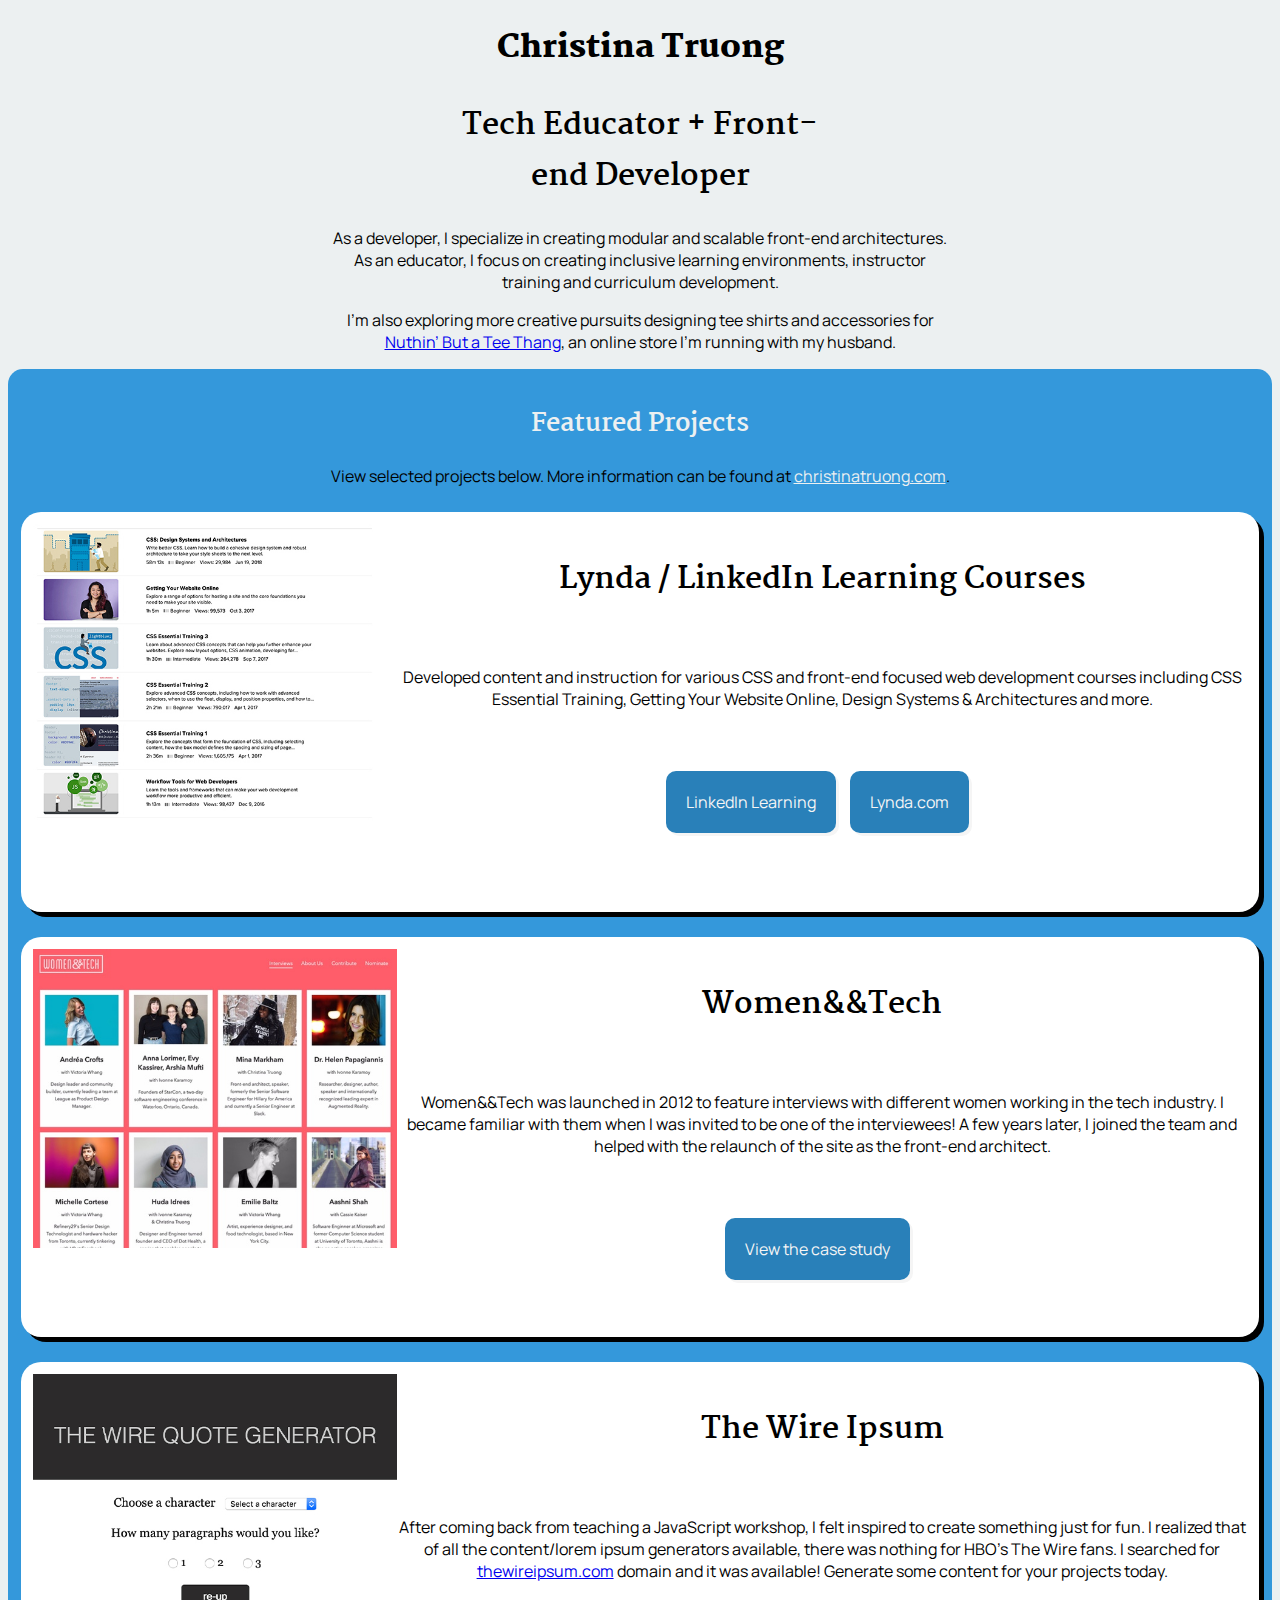
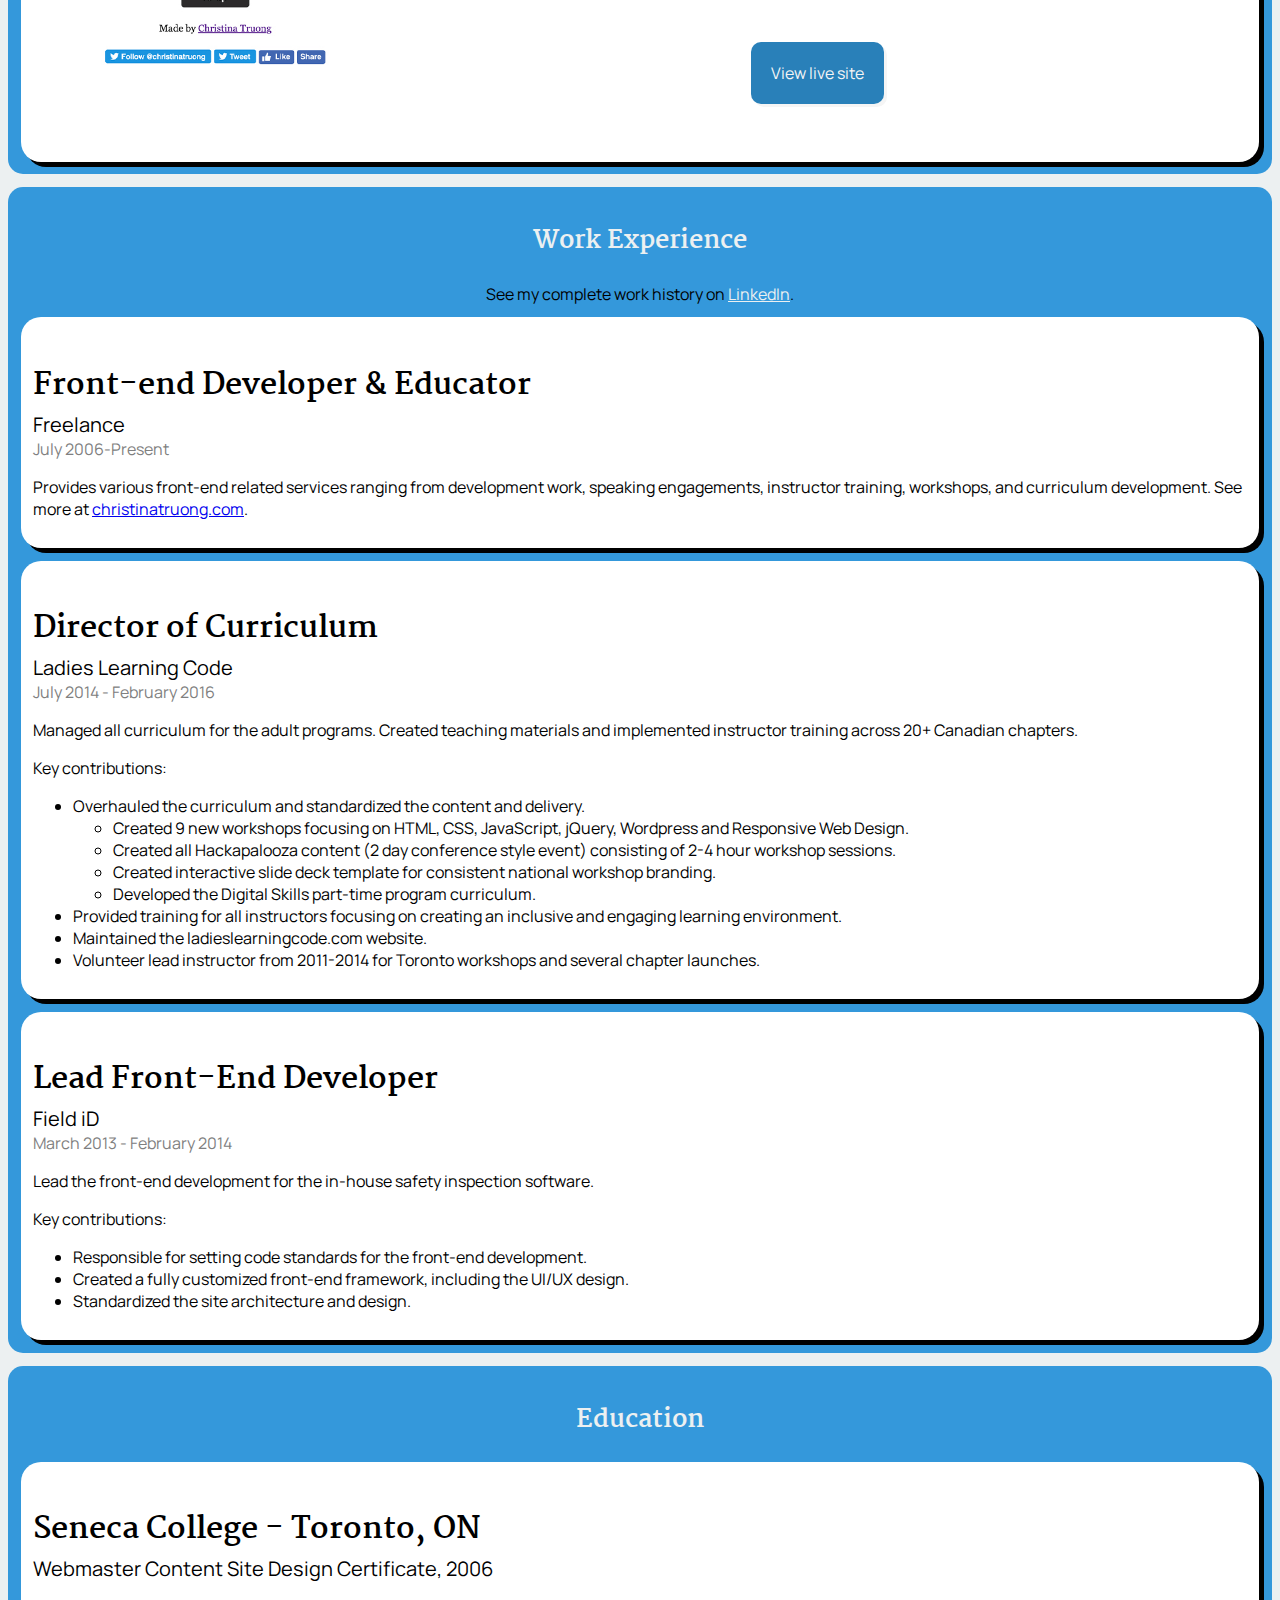
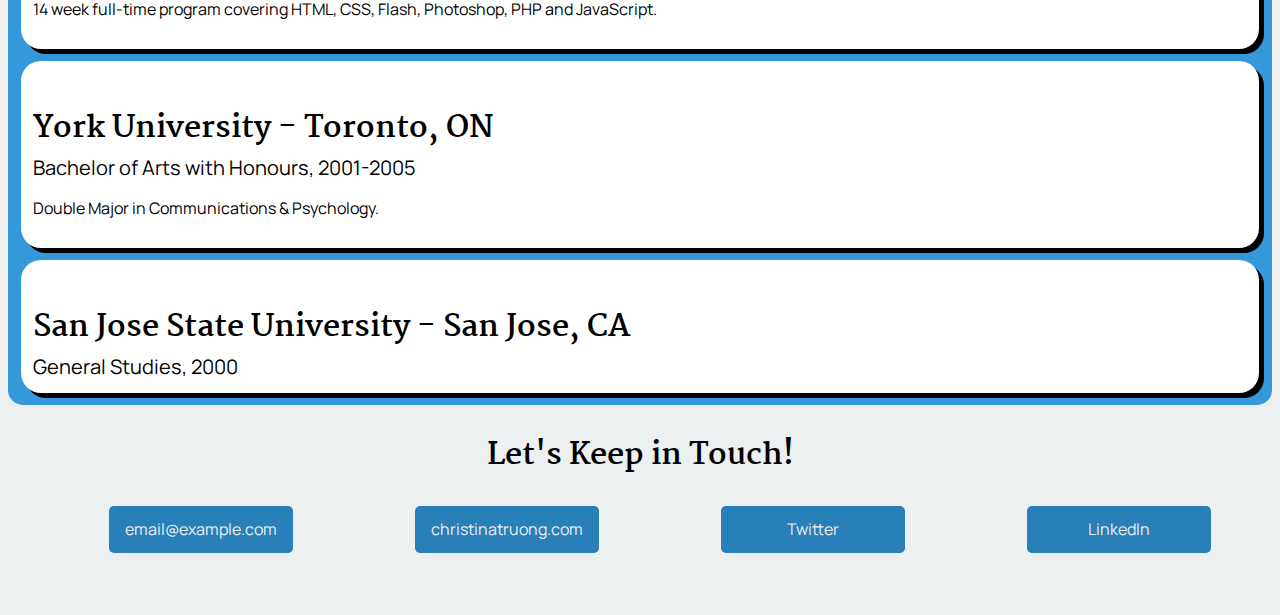
<file: hw01/index.html>
<!DOCTYPE html>
<html lang="en">
  <head>
    <link href="https://fonts.googleapis.com/css2?family=Manrope:wght@300&family=Martel:wght@700;900&display=swap" rel="stylesheet">
    <meta charset="UTF-8">
    <meta name="viewport" content="width=device-width, initial-scale=1.0">
    <title>Christina Truong, Tech Educator + Front-end Developer</title>
    <link rel="stylesheet" href="css/styles.css">
  </head>
  <body>
    <main>
      <!-- ***************  ABOUT / PROFILE  **************** -->
      <header>
        <div>
          <div id="site-hed">
          <h1>Christina Truong</h1>
          <h2>Tech Educator + Front-end Developer</h2>
        </div>
        <div class="site-subhed">
          <p>As a developer, I specialize in creating modular and scalable front-end architectures. As an educator, I focus on creating inclusive learning environments, instructor training and curriculum development.</p>
          <p>I’m also exploring more creative pursuits designing tee shirts and accessories for <a href="http://teethang.com" target="_blank">Nuthin’ But a Tee Thang</a>, an online store I’m running with my husband.</p>
        </div>
      </div>
      </header>

      <!-- ************ PROJECTS / PORTFOLIO  ************** -->
      <section id="featured-projects">
  
        <div>
          <h2 class="sectionhead">Featured Projects</h2>
          <p class="subheading">View selected projects below. More information can be found at <a href="http://christinatruong.com">christinatruong.com</a>.</p>
          <div id="project-container">
          <!-- Project 1 -->
          <section class="project">
            <img src="images/project-courses.jpg" alt="Lynda & LinkedIn Learning course list">
            <h3>Lynda / LinkedIn Learning Courses</h3>
            <p>Developed content and instruction for various CSS and front-end focused web development courses including CSS Essential Training, Getting Your Website Online, Design Systems & Architectures and more.</p>
            <div class="buttons">
            <a class="button">LinkedIn Learning</a>
            <a class="button">Lynda.com</a>
          </div>
          </section>

          <!-- Project 2 -->
          <section class="project">
            <img src="images/project-women-tech.jpg" alt="Women and Tech website">
            <div class="project-text">
            <h3>Women&&Tech</h3>
            <p>Women&&Tech was launched in 2012 to feature interviews with different women working in the tech industry. I became familiar with them when I was invited to be one of the interviewees! A few years later, I joined the team and helped with the relaunch of the site as the front-end architect.</p>
            <a class="button">View the case study</a>
          </div>
          </section>

          <!-- Project 3 -->
          <section class="project">
            <img src="images/project-wire-ipsum.jpg" alt="The Wire Ipsum website">
            <h3>The Wire Ipsum</h3>
            <p>After coming back from teaching a JavaScript workshop, I felt inspired to create something just for fun. I realized that of all the content/lorem ipsum generators available, there was nothing for HBO’s The Wire fans. I searched for <a href="http://thewireipsum.com" target="_blank">thewireipsum.com</a> domain and it was available! Generate some content for your projects today.</p>
          <a class="button">View live site</a>
          </section>
        </div>
      </div>
      </section>

      <!-- ****************  WORK EXPERIENCE  ******************** -->
      <section id="work-experience">
      
          <h2 class="sectionhead">Work Experience</h2>
          <p class="subheading">See my complete work history on <a href="https://www.linkedin.com/in/christinatruong/">LinkedIn</a>.</p>

          <!-- Job 1 -->
          <section class="resumeblock">
            <div >
              <h3>Front-end Developer & Educator</h3>
              <p class="title">Freelance</p>
              <p class="year">July 2006-Present</p>
            </div>
            <div>
              <p>Provides various front-end related services ranging from development work, speaking engagements, instructor training, workshops, and curriculum development. See more at  <a href="http://christinatruong.com">christinatruong.com</a>.</p>
          
          </section>

          <!-- Job 2 -->
          <section class="resumeblock">
            <div>
              <h3>Director of Curriculum</h3>
              <p class="title">Ladies Learning Code</p>
              <p class="year">July 2014 - February 2016</p>
            </div>
            <div>
              <p>Managed all curriculum for the adult programs. Created teaching materials and implemented instructor training across 20+ Canadian chapters.</p>
              <p>Key contributions:</p>
              <ul>
                <li>Overhauled the curriculum and standardized the content and delivery.
                  <ul>
                    <li>Created 9 new workshops focusing on HTML, CSS, JavaScript, jQuery, Wordpress and Responsive Web Design.</li>
                    <li>Created all Hackapalooza content (2 day conference style event) consisting of 2-4 hour workshop sessions.</li>
                    <li>Created interactive slide deck template for consistent national workshop branding.</li>
                    <li>Developed the Digital Skills part-time program curriculum.</li>
                  </ul>
                </li>
                <li>Provided training for all instructors focusing on creating an inclusive and engaging learning environment.</li>
                <li>Maintained the ladieslearningcode.com website.</li>
                <li>Volunteer lead instructor from 2011-2014 for Toronto workshops and several chapter launches.</li>
              </ul>
            </div>
          </section>

          <!-- Job 3 -->
          <section class="resumeblock">
            <div>
              <h3>Lead Front-End Developer</h3>
              <p class="title">Field iD</p>
              <p class="year">March 2013 - February 2014</p>
            </div>
            <div>
              <p>Lead the front-end development for the in-house safety inspection software.</p>
              <p>Key contributions:</p>
              <ul>
                <li>Responsible for setting code standards for the front-end development.</li>
                <li>Created a fully customized front-end framework, including the UI/UX design.</li>
                <li>Standardized the site architecture and design.</li>
              </ul>
            </div>
          </section>
        </div>
      </section>

      <!-- *************  EDUCATION & CERTIFICATIONS *********** -->
      <section id="edu-certs">
        <div>
          <h2 class="sectionhead">Education</h2>

          <section class="edublock">
            <h3>Seneca College - Toronto, ON</h3>
            <p class="title">Webmaster Content Site Design Certificate, 2006</p>
            <p>14 week full-time program covering HTML, CSS, Flash, Photoshop, PHP and JavaScript.</p>
          </section>

          <section class="edublock">
            <h3>York University - Toronto, ON</h3>
            <p class="title">Bachelor of Arts with Honours, 2001-2005</p>
            <p>Double Major in Communications & Psychology.</p>
          </section>

          <section class="edublock">
            <h3>San Jose State University - San Jose, CA</h3>
            <p class="title">General Studies, 2000</p>
          </section>
        </div>
      </section>

      <!-- ************  CONTACT INFO / SOCIAL MEDIA  ************ -->
      <footer>
        <div>
          <h2>Let's Keep in Touch!</h2>

          <!-- Social media and contact links. Add or remove any networks. -->
          <ul>
            <li><a href="mailto:email@example.com">email@example.com</a></li>
            <li><a href="http://christinatruong.com" target="_blank">christinatruong.com</a></li>
            <li><a href="http://twitter.com/christinatruong" target="_blank">Twitter</a></li>
            <li><a href="#" target="_blank">LinkedIn</a></li>
          </ul>
        </div>
      </footer>
    </main>
  </body>
</html>
</file>
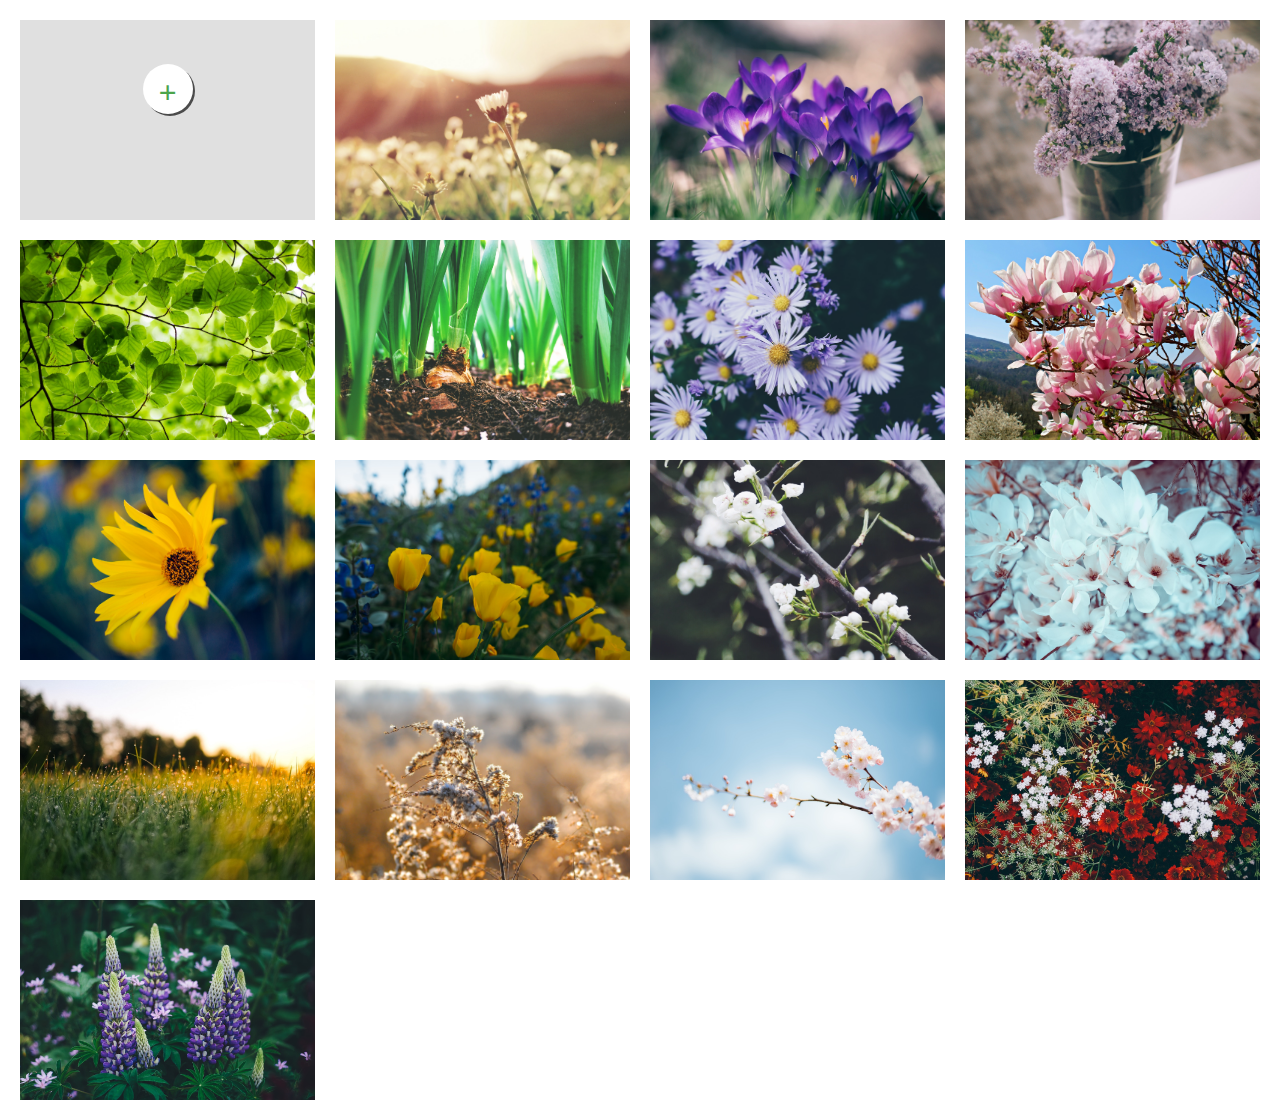
<file: hw03/index.html>
<!DOCTYPE html>
<html lang="en" dir="ltr">
    <head>
        <meta charset="utf-8">
        <title>Image Gallery</title>
        <link rel="stylesheet" href="css/gallery.css">
        <link rel="stylesheet" href="css/carousel.css">
        <meta name="viewport" content="width=device-width, initial-scale=1.0">

    </head>
    <body>
        <main>
            <section class="cards">
                <div class="card userInput">
                <h1 class="userInputIcon">+</h1>
              </div>
                <div class="card firstImage" style="background-image:url('images/field1.jpg')"></div>
                <div class="card" style="background-image:url('images/purple.jpg')"></div>
                <div class="card" style="background-image:url('images/jar.jpg')"></div>
                <div class="card" style="background-image:url('images/green.jpg')"></div>
                <div class="card" style="background-image:url('images/green1.jpg')"></div>
                <div class="card" style="background-image:url('images/purple1.jpg')"></div>
                <div class="card" style="background-image:url('images/magnolias.jpg')"></div>
                <div class="card" style="background-image:url('images/daisy1.jpg')"></div>
                <div class="card" style="background-image:url('images/poppies.jpg')"></div>
                <div class="card" style="background-image:url('images/dogwoods.jpg')"></div>
                <div class="card" style="background-image:url('images/blossom.jpg')"></div>
                <div class="card" style="background-image:url('images/field3.jpg')"></div>
                <div class="card" style="background-image:url('images/field4.jpg')"></div>
                <div class="card" style="background-image:url('images/branch.jpg')"></div>
                <div class="card" style="background-image:url('images/red.jpg')"></div>
                <div class="card lastImage" style="background-image:url('images/purple2.jpg')"></div>

            </section>
            <!-- preview panel -->
            <section class="preview">
                <div class="featured_image" style="background-image:url('images/red.jpg');"></div>
                <button class="close" id="close">&times;</button>
                <button class="prev" id="prev">&lsaquo;</button>
                <button class="next" id="next">&rsaquo;</button>
            </section>
            <!-- end preview panel -->

        </main>
        <script type="text/javascript" src="js/index.js"></script>
    </body>
</html>
</file>
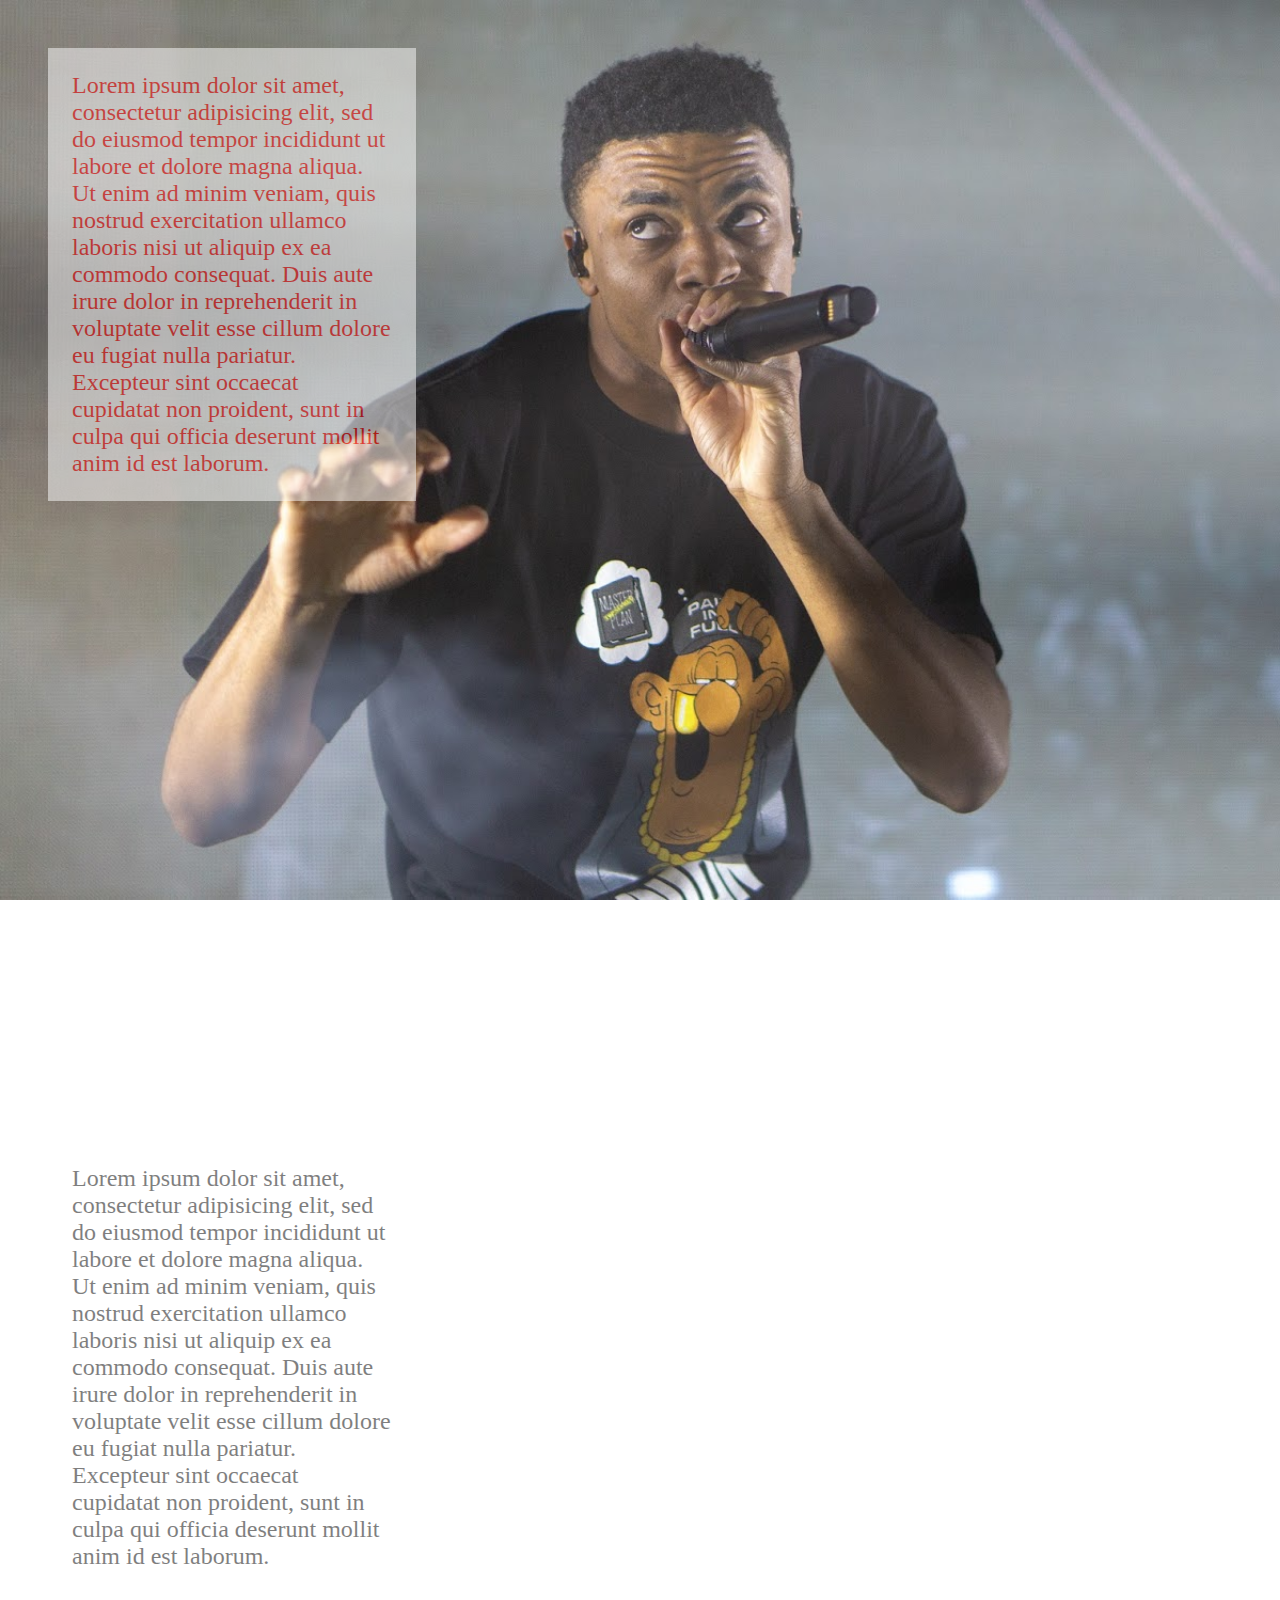
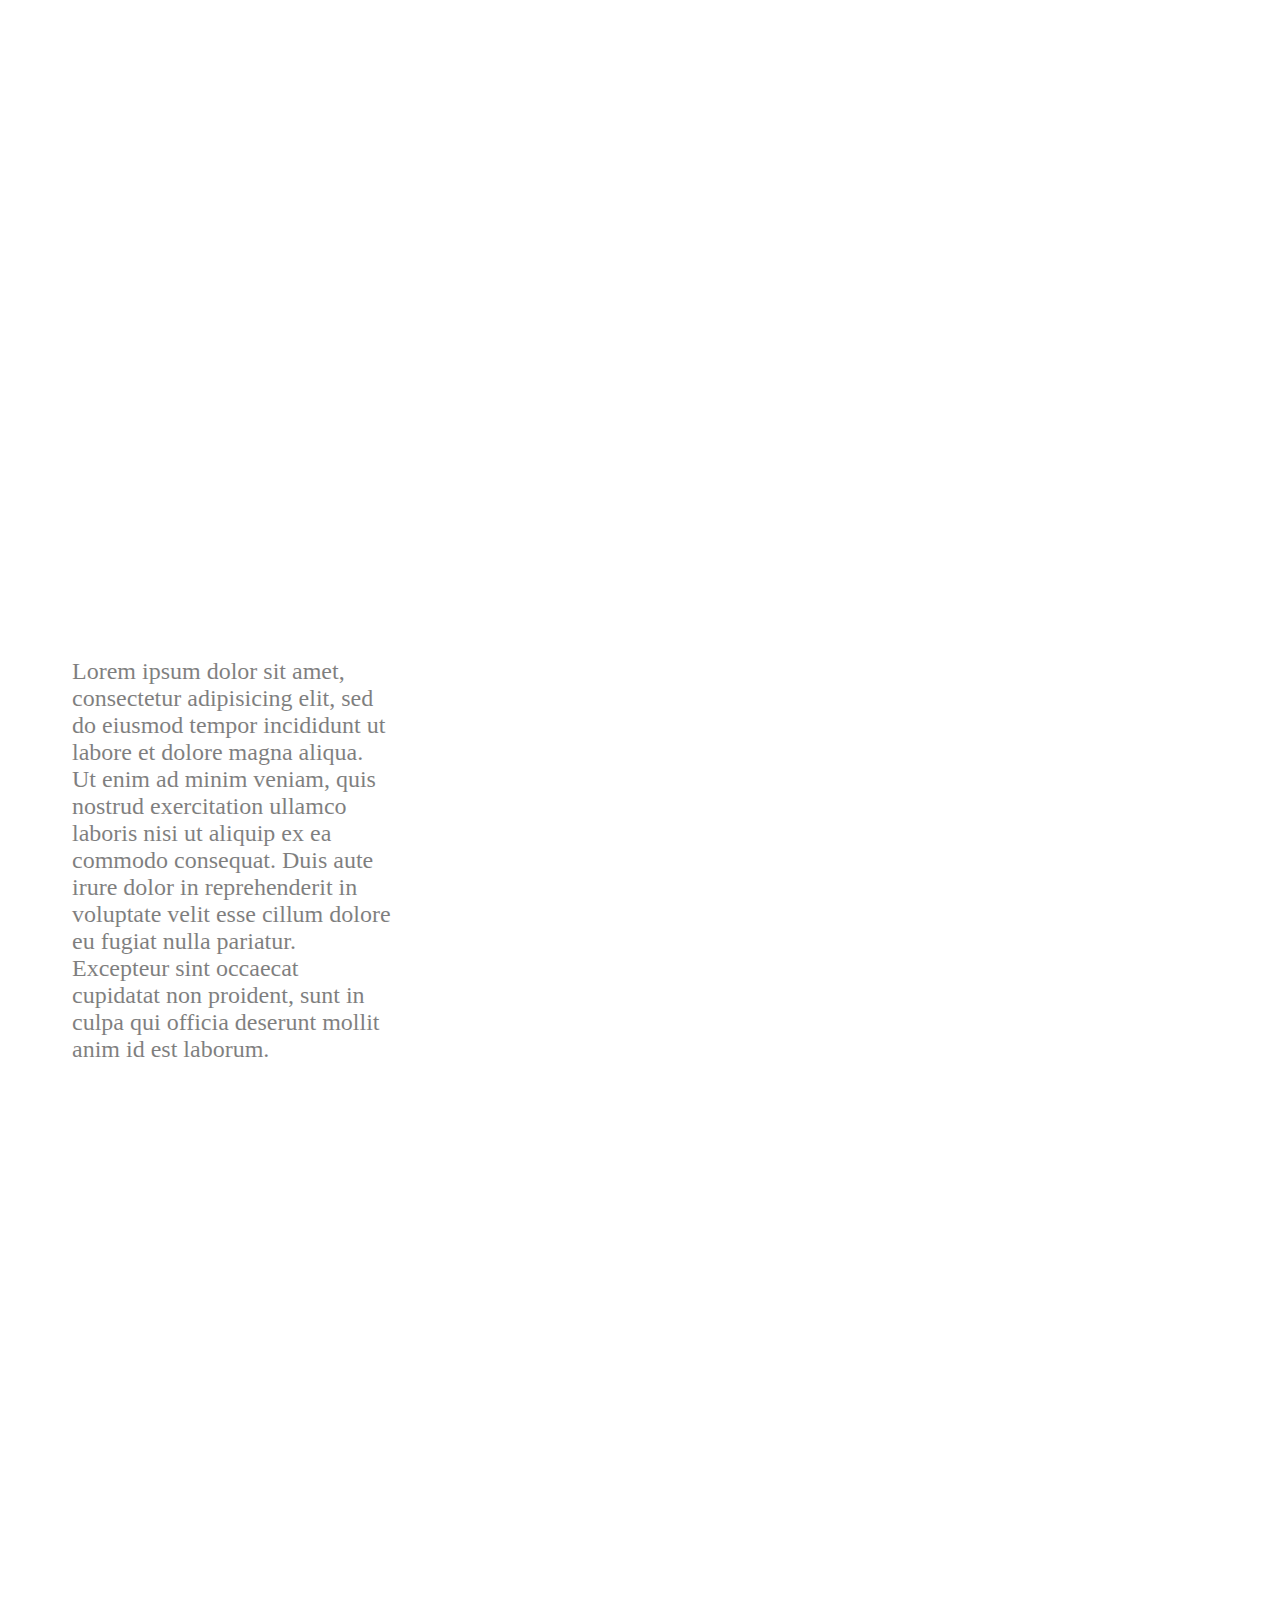
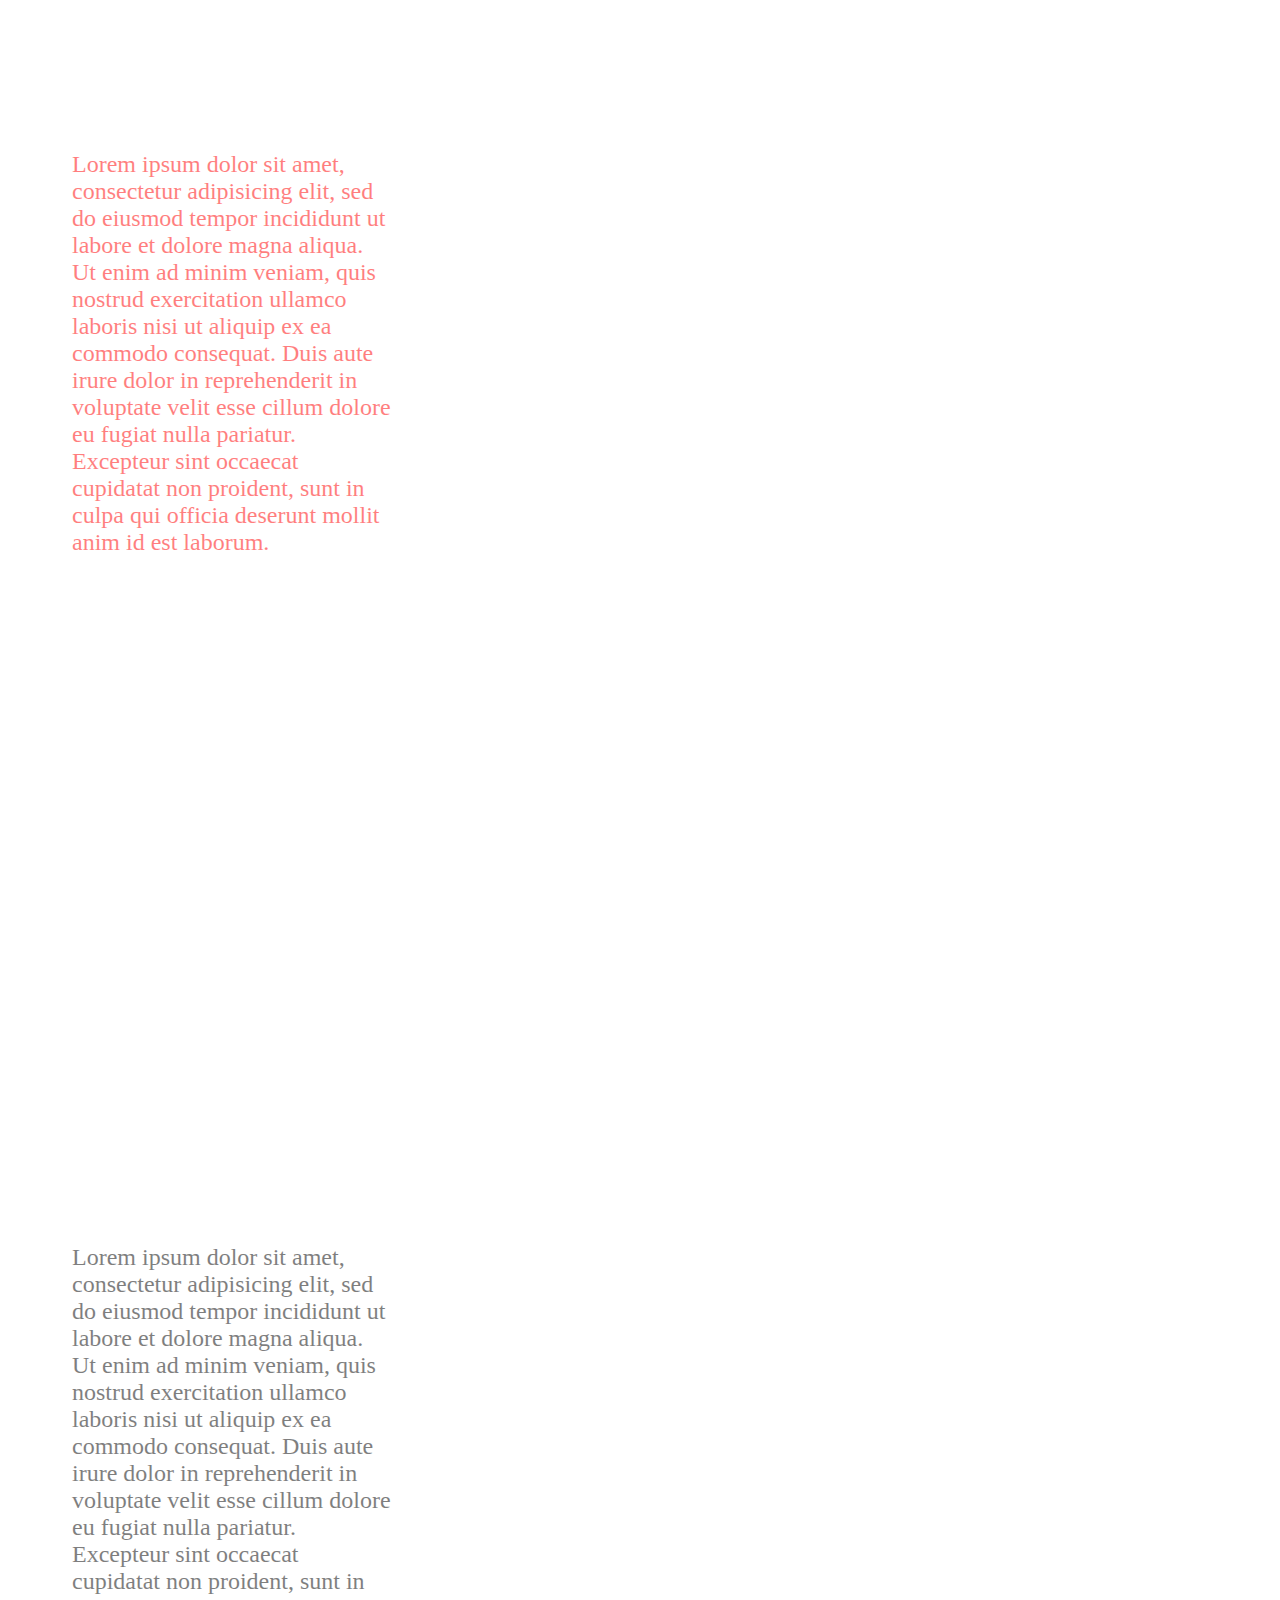
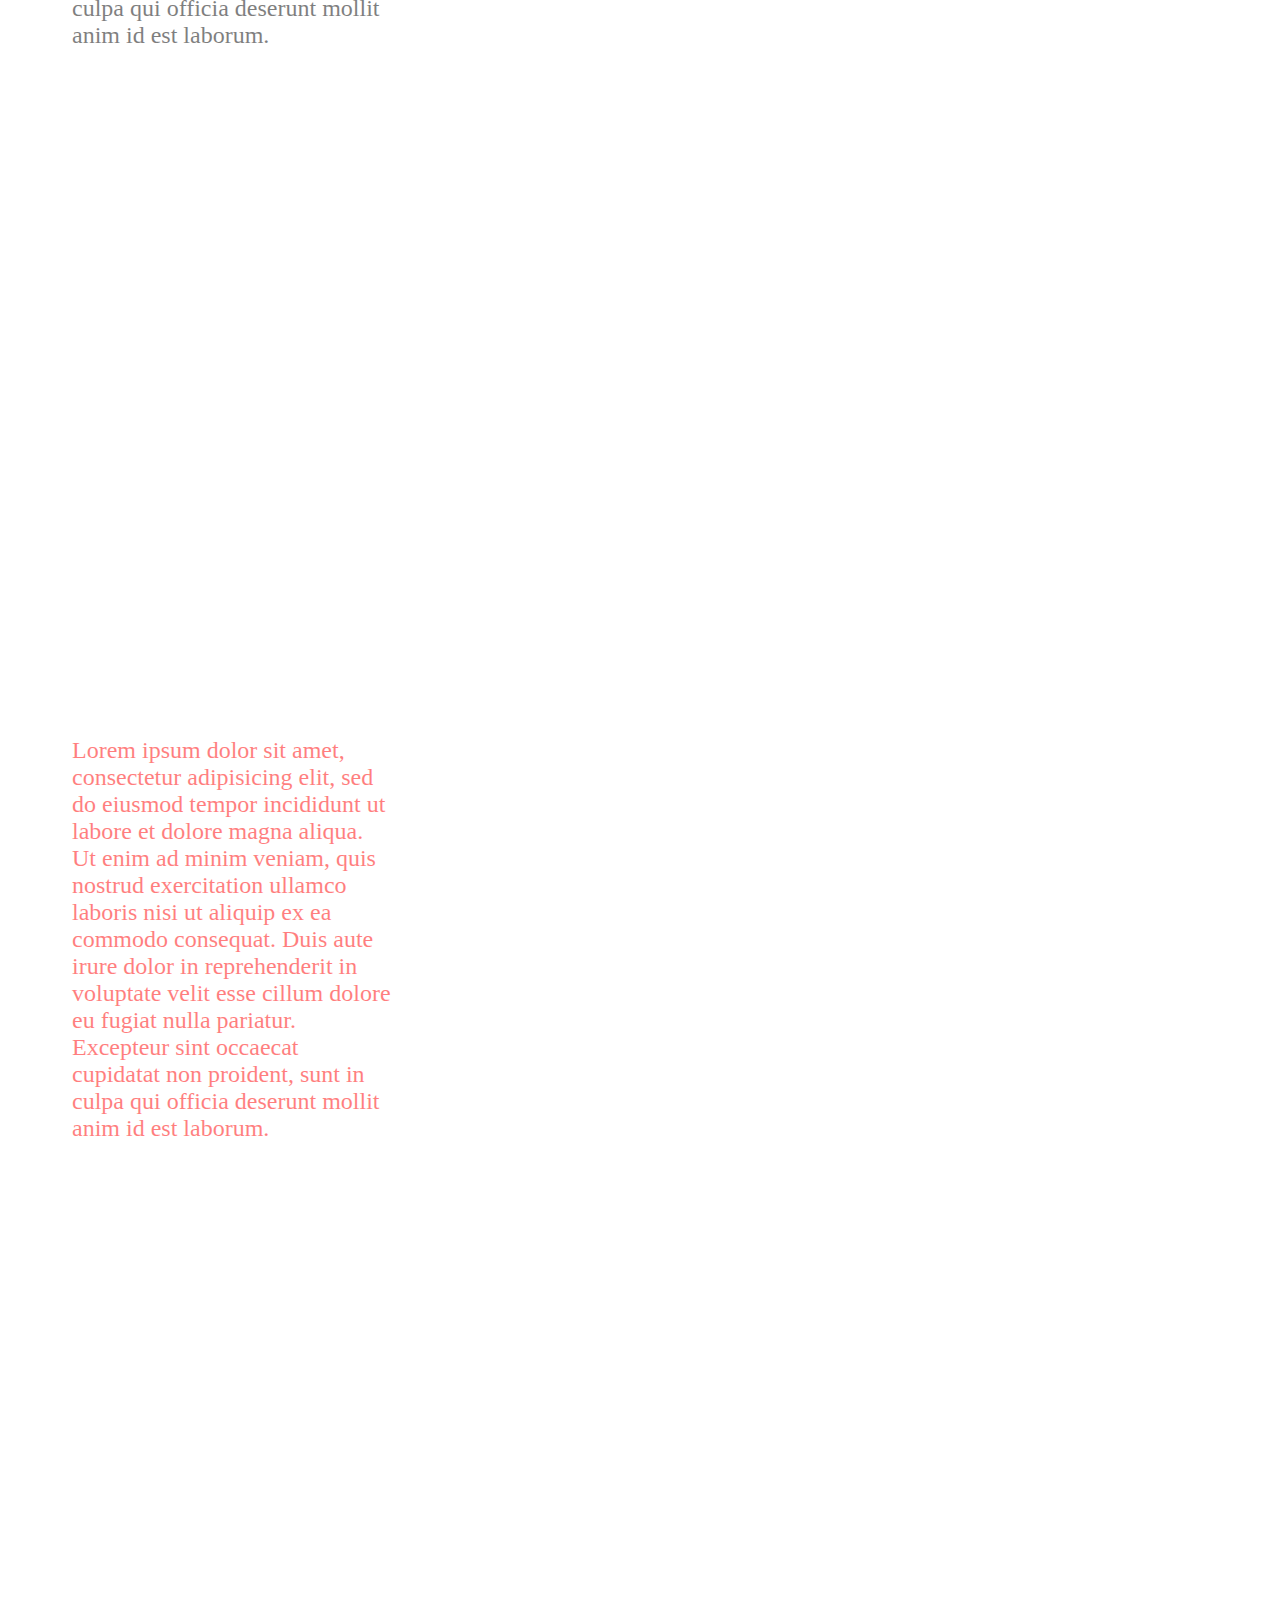
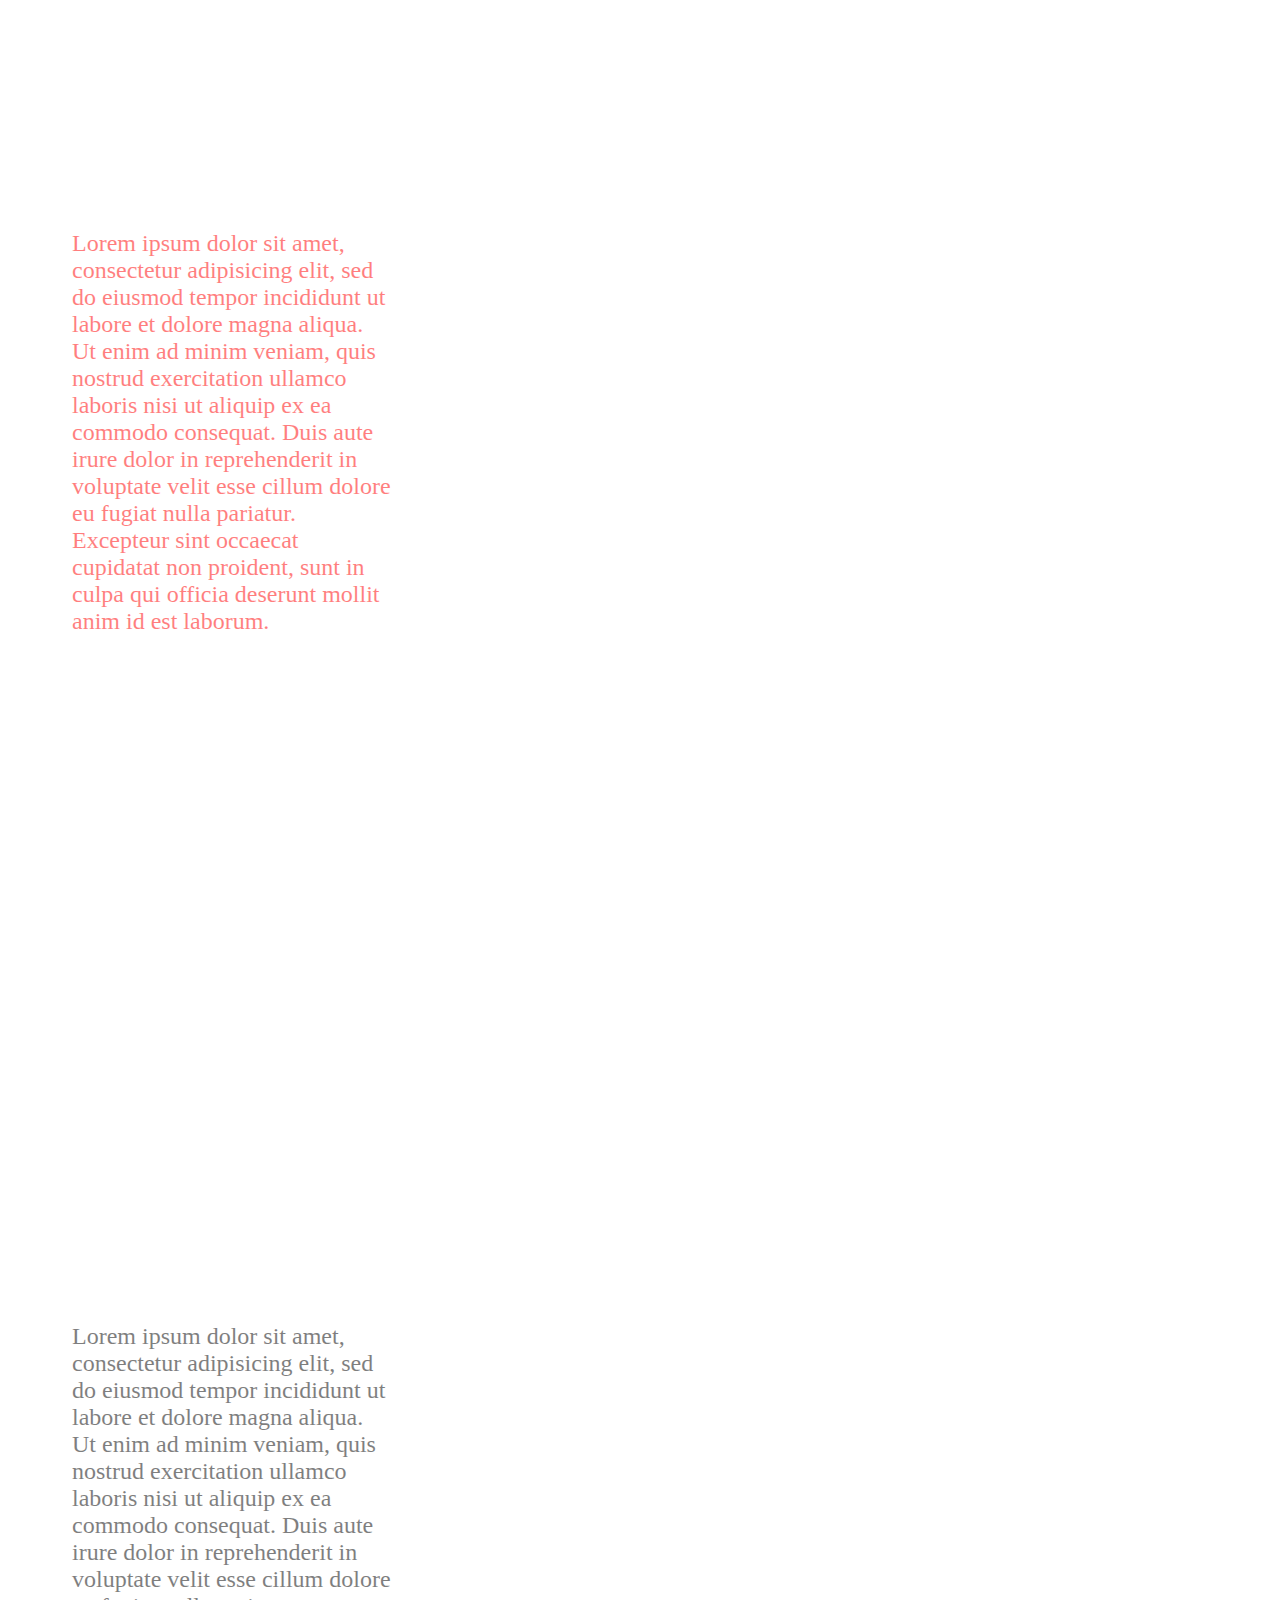
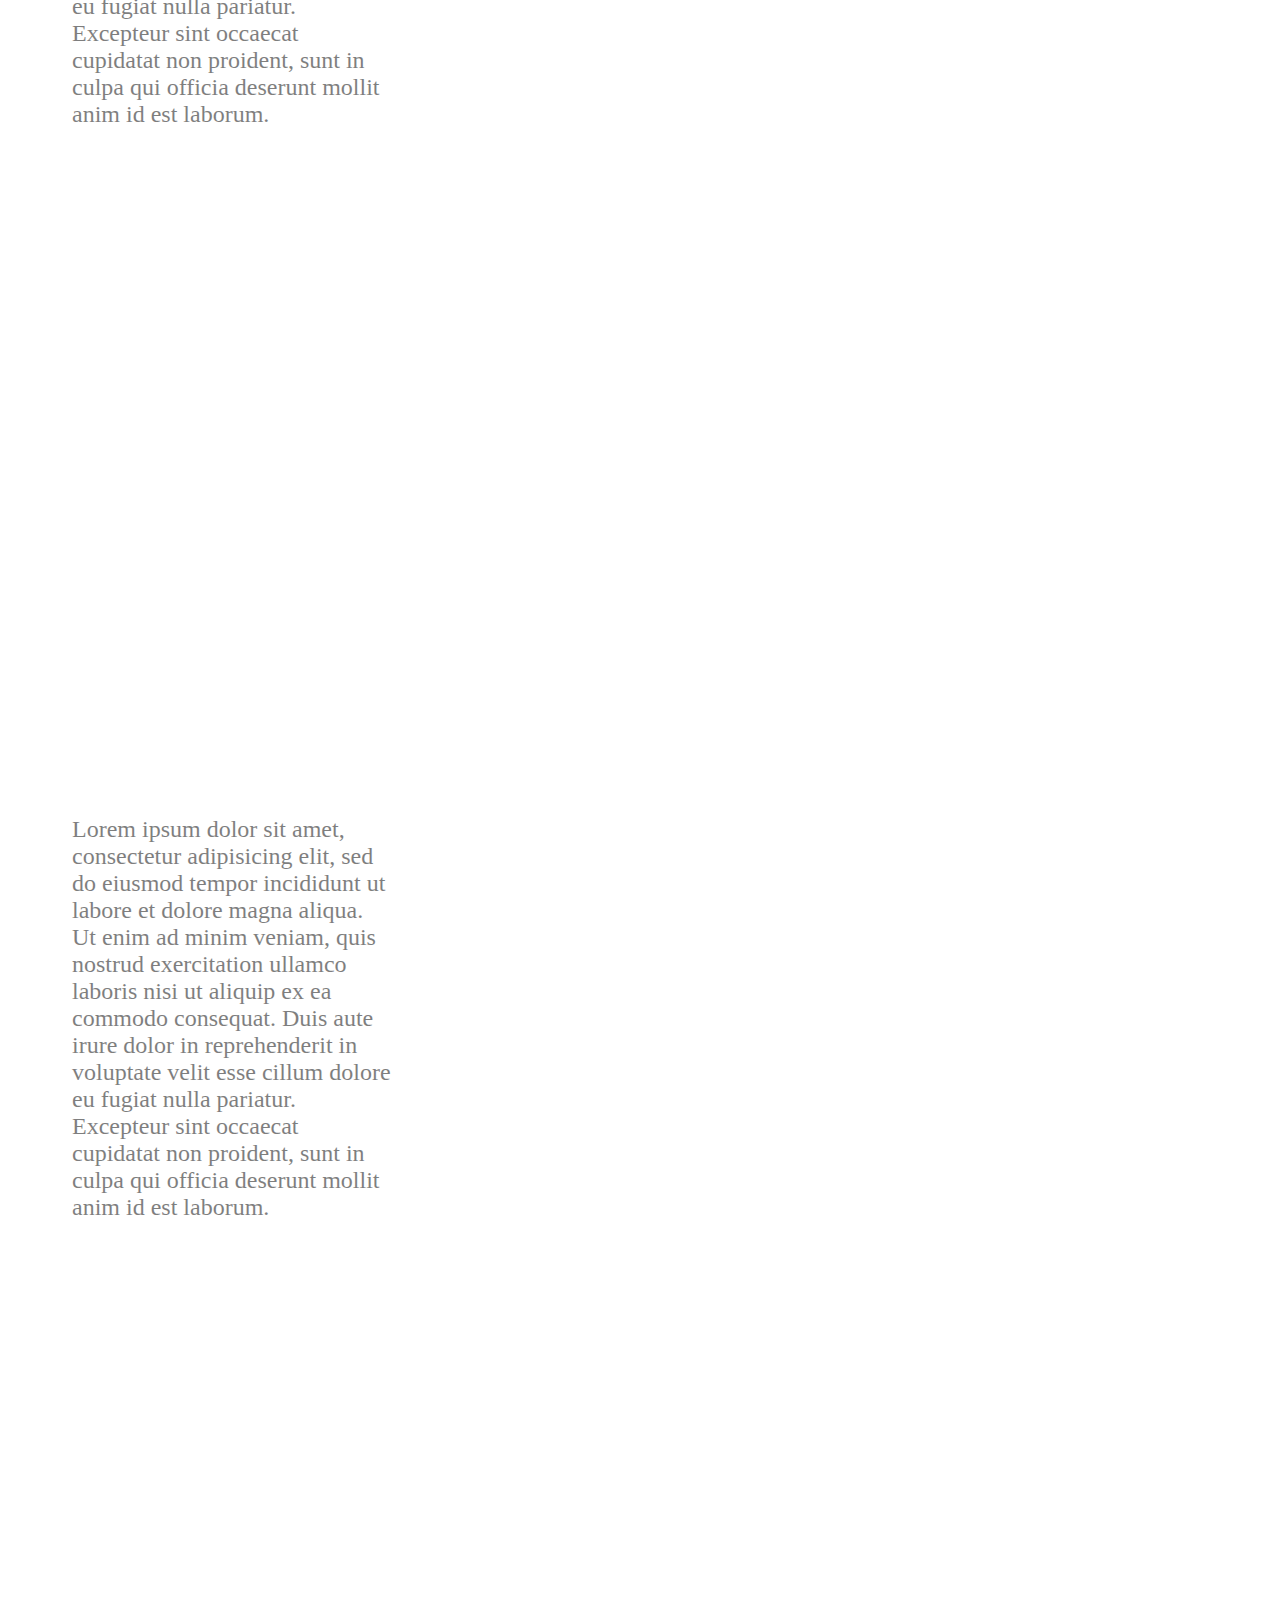
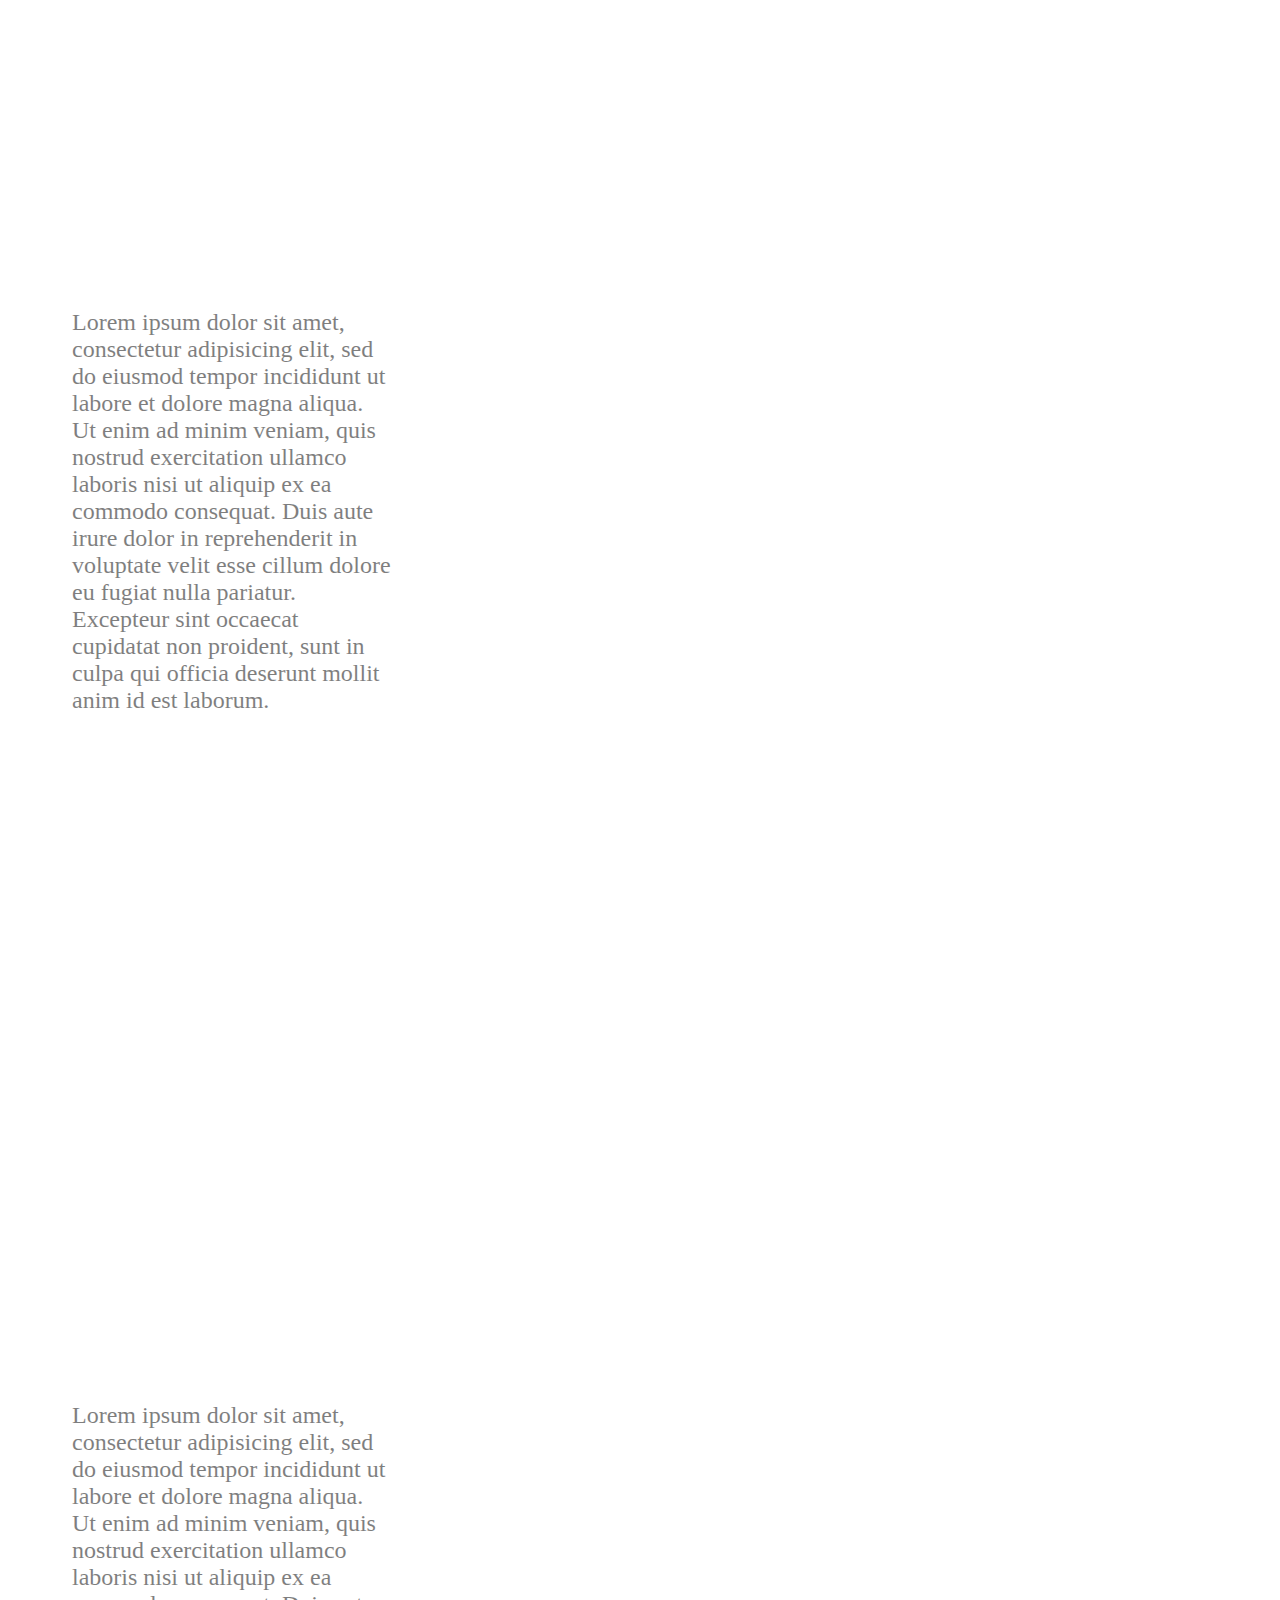
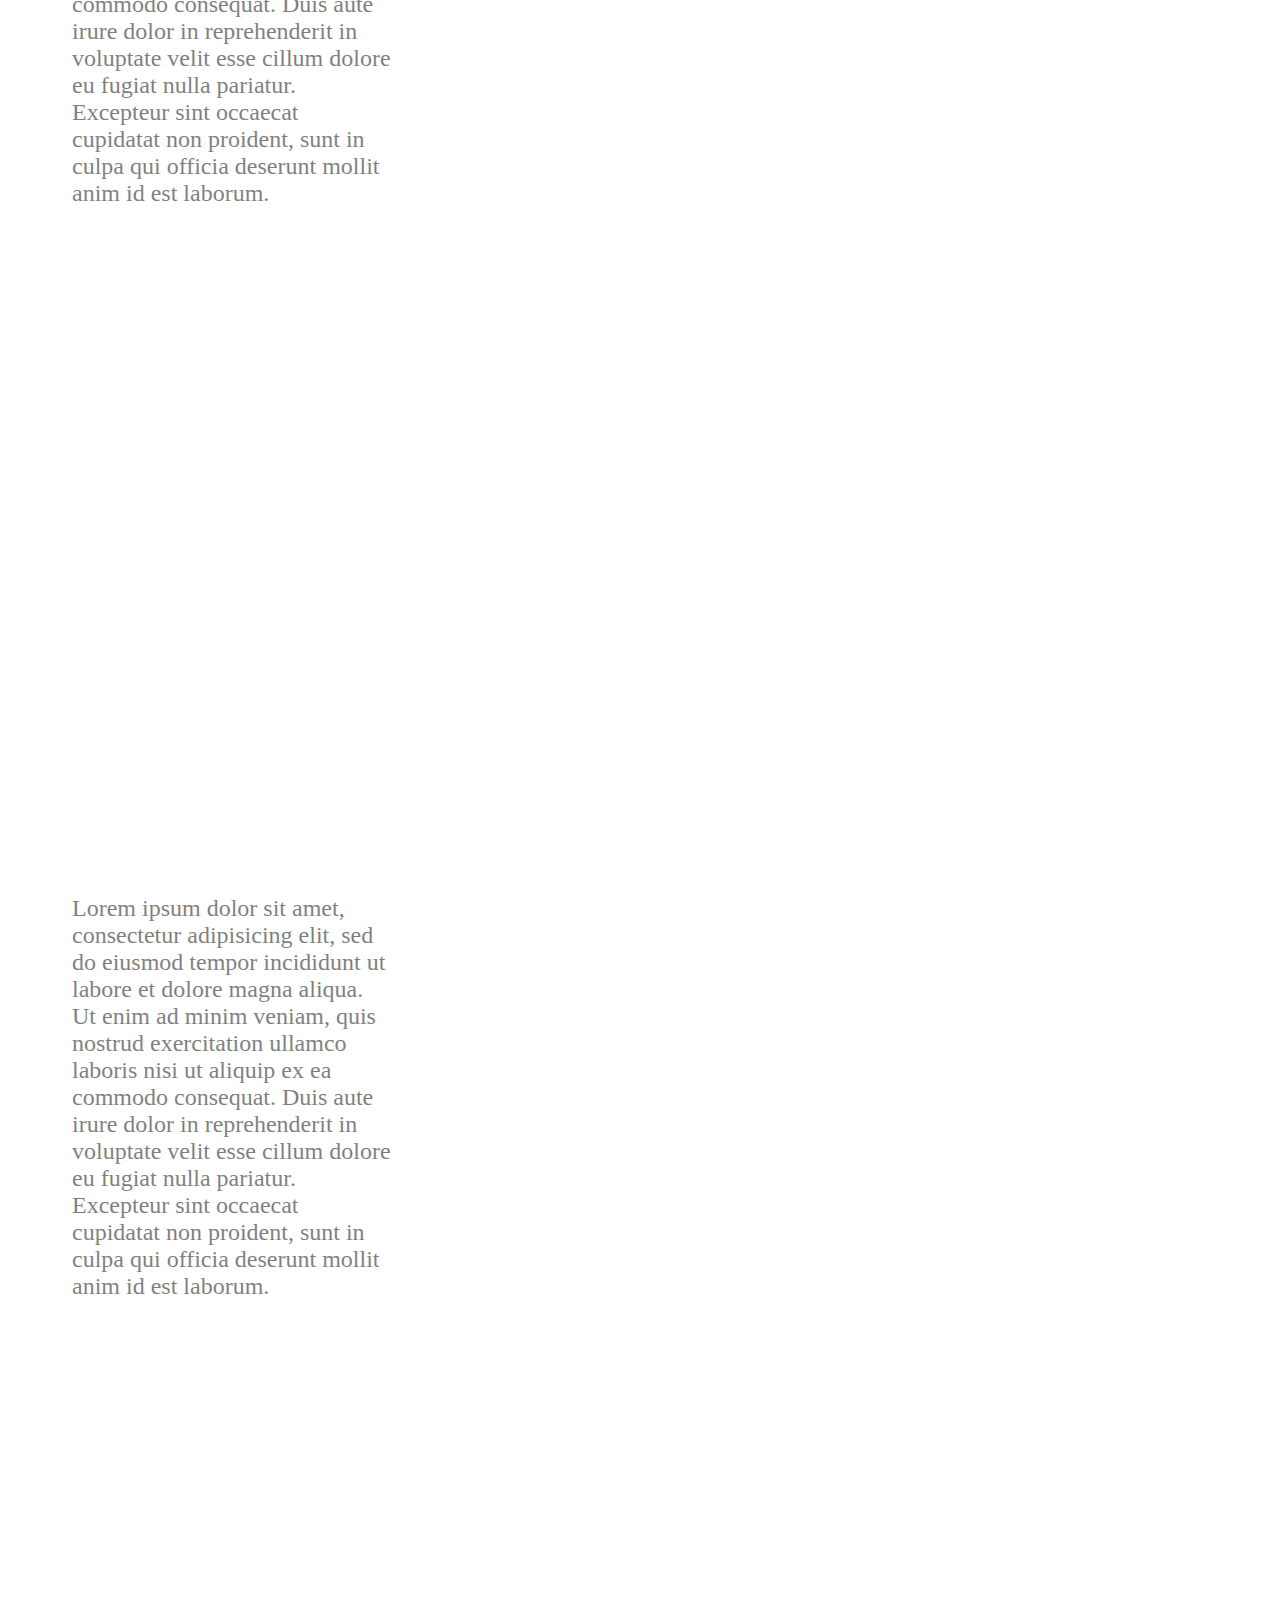
<file: project-scrollytelling/index.html>
<!DOCTYPE html>

<html lang="en" dir="ltr">
  <head>
    <meta charset="utf-8">
    <link rel="stylesheet" href="styles.css">
    <script src="waypoints/lib/noframework.waypoints.js"></script>
    <script
    src="https://code.jquery.com/jquery-3.5.1.min.js"
    integrity="sha256-9/aliU8dGd2tb6OSsuzixeV4y/faTqgFtohetphbbj0="
    crossorigin="anonymous"></script>


    <title></title>
  </head>
  <body>
    <main class="window">
      <p class="scroll-graph scroll-1 transition">
        Lorem ipsum dolor sit amet, consectetur adipisicing elit, sed do eiusmod tempor incididunt ut labore et dolore magna aliqua. Ut enim ad minim veniam, quis nostrud exercitation ullamco laboris nisi ut aliquip ex ea commodo consequat. Duis aute irure dolor in reprehenderit in voluptate velit esse cillum dolore eu fugiat nulla pariatur. Excepteur sint occaecat cupidatat non proident, sunt in culpa qui officia deserunt mollit anim id est laborum.
      </p>
      <p class="scroll-graph">Lorem ipsum dolor sit amet, consectetur adipisicing elit, sed do eiusmod tempor incididunt ut labore et dolore magna aliqua. Ut enim ad minim veniam, quis nostrud exercitation ullamco laboris nisi ut aliquip ex ea commodo consequat. Duis aute irure dolor in reprehenderit in voluptate velit esse cillum dolore eu fugiat nulla pariatur. Excepteur sint occaecat cupidatat non proident, sunt in culpa qui officia deserunt mollit anim id est laborum.</p>
      <p class="scroll-graph">Lorem ipsum dolor sit amet, consectetur adipisicing elit, sed do eiusmod tempor incididunt ut labore et dolore magna aliqua. Ut enim ad minim veniam, quis nostrud exercitation ullamco laboris nisi ut aliquip ex ea commodo consequat. Duis aute irure dolor in reprehenderit in voluptate velit esse cillum dolore eu fugiat nulla pariatur. Excepteur sint occaecat cupidatat non proident, sunt in culpa qui officia deserunt mollit anim id est laborum.</p>
      <p class="scroll-graph scroll-2 transition">Lorem ipsum dolor sit amet, consectetur adipisicing elit, sed do eiusmod tempor incididunt ut labore et dolore magna aliqua. Ut enim ad minim veniam, quis nostrud exercitation ullamco laboris nisi ut aliquip ex ea commodo consequat. Duis aute irure dolor in reprehenderit in voluptate velit esse cillum dolore eu fugiat nulla pariatur. Excepteur sint occaecat cupidatat non proident, sunt in culpa qui officia deserunt mollit anim id est laborum.</p>
      <p class="scroll-graph">Lorem ipsum dolor sit amet, consectetur adipisicing elit, sed do eiusmod tempor incididunt ut labore et dolore magna aliqua. Ut enim ad minim veniam, quis nostrud exercitation ullamco laboris nisi ut aliquip ex ea commodo consequat. Duis aute irure dolor in reprehenderit in voluptate velit esse cillum dolore eu fugiat nulla pariatur. Excepteur sint occaecat cupidatat non proident, sunt in culpa qui officia deserunt mollit anim id est laborum.</p>
      <p class="scroll-graph transition">Lorem ipsum dolor sit amet, consectetur adipisicing elit, sed do eiusmod tempor incididunt ut labore et dolore magna aliqua. Ut enim ad minim veniam, quis nostrud exercitation ullamco laboris nisi ut aliquip ex ea commodo consequat. Duis aute irure dolor in reprehenderit in voluptate velit esse cillum dolore eu fugiat nulla pariatur. Excepteur sint occaecat cupidatat non proident, sunt in culpa qui officia deserunt mollit anim id est laborum.</p>
      <p class="scroll-graph scroll-3 transition">Lorem ipsum dolor sit amet, consectetur adipisicing elit, sed do eiusmod tempor incididunt ut labore et dolore magna aliqua. Ut enim ad minim veniam, quis nostrud exercitation ullamco laboris nisi ut aliquip ex ea commodo consequat. Duis aute irure dolor in reprehenderit in voluptate velit esse cillum dolore eu fugiat nulla pariatur. Excepteur sint occaecat cupidatat non proident, sunt in culpa qui officia deserunt mollit anim id est laborum.</p>
      <p class="scroll-graph">Lorem ipsum dolor sit amet, consectetur adipisicing elit, sed do eiusmod tempor incididunt ut labore et dolore magna aliqua. Ut enim ad minim veniam, quis nostrud exercitation ullamco laboris nisi ut aliquip ex ea commodo consequat. Duis aute irure dolor in reprehenderit in voluptate velit esse cillum dolore eu fugiat nulla pariatur. Excepteur sint occaecat cupidatat non proident, sunt in culpa qui officia deserunt mollit anim id est laborum.</p>

      <p class="scroll-graph">Lorem ipsum dolor sit amet, consectetur adipisicing elit, sed do eiusmod tempor incididunt ut labore et dolore magna aliqua. Ut enim ad minim veniam, quis nostrud exercitation ullamco laboris nisi ut aliquip ex ea commodo consequat. Duis aute irure dolor in reprehenderit in voluptate velit esse cillum dolore eu fugiat nulla pariatur. Excepteur sint occaecat cupidatat non proident, sunt in culpa qui officia deserunt mollit anim id est laborum.</p>
      <p class="scroll-graph">Lorem ipsum dolor sit amet, consectetur adipisicing elit, sed do eiusmod tempor incididunt ut labore et dolore magna aliqua. Ut enim ad minim veniam, quis nostrud exercitation ullamco laboris nisi ut aliquip ex ea commodo consequat. Duis aute irure dolor in reprehenderit in voluptate velit esse cillum dolore eu fugiat nulla pariatur. Excepteur sint occaecat cupidatat non proident, sunt in culpa qui officia deserunt mollit anim id est laborum.</p>
      <p class="scroll-graph">Lorem ipsum dolor sit amet, consectetur adipisicing elit, sed do eiusmod tempor incididunt ut labore et dolore magna aliqua. Ut enim ad minim veniam, quis nostrud exercitation ullamco laboris nisi ut aliquip ex ea commodo consequat. Duis aute irure dolor in reprehenderit in voluptate velit esse cillum dolore eu fugiat nulla pariatur. Excepteur sint occaecat cupidatat non proident, sunt in culpa qui officia deserunt mollit anim id est laborum.</p>
      <p class="scroll-graph last-graph">Lorem ipsum dolor sit amet, consectetur adipisicing elit, sed do eiusmod tempor incididunt ut labore et dolore magna aliqua. Ut enim ad minim veniam, quis nostrud exercitation ullamco laboris nisi ut aliquip ex ea commodo consequat. Duis aute irure dolor in reprehenderit in voluptate velit esse cillum dolore eu fugiat nulla pariatur. Excepteur sint occaecat cupidatat non proident, sunt in culpa qui officia deserunt mollit anim id est laborum.</p>

    <main>

  </body>
  <script src="main.js"></script>
  <script>
    displayScroll(pages);
  </script>

</html>
</file>
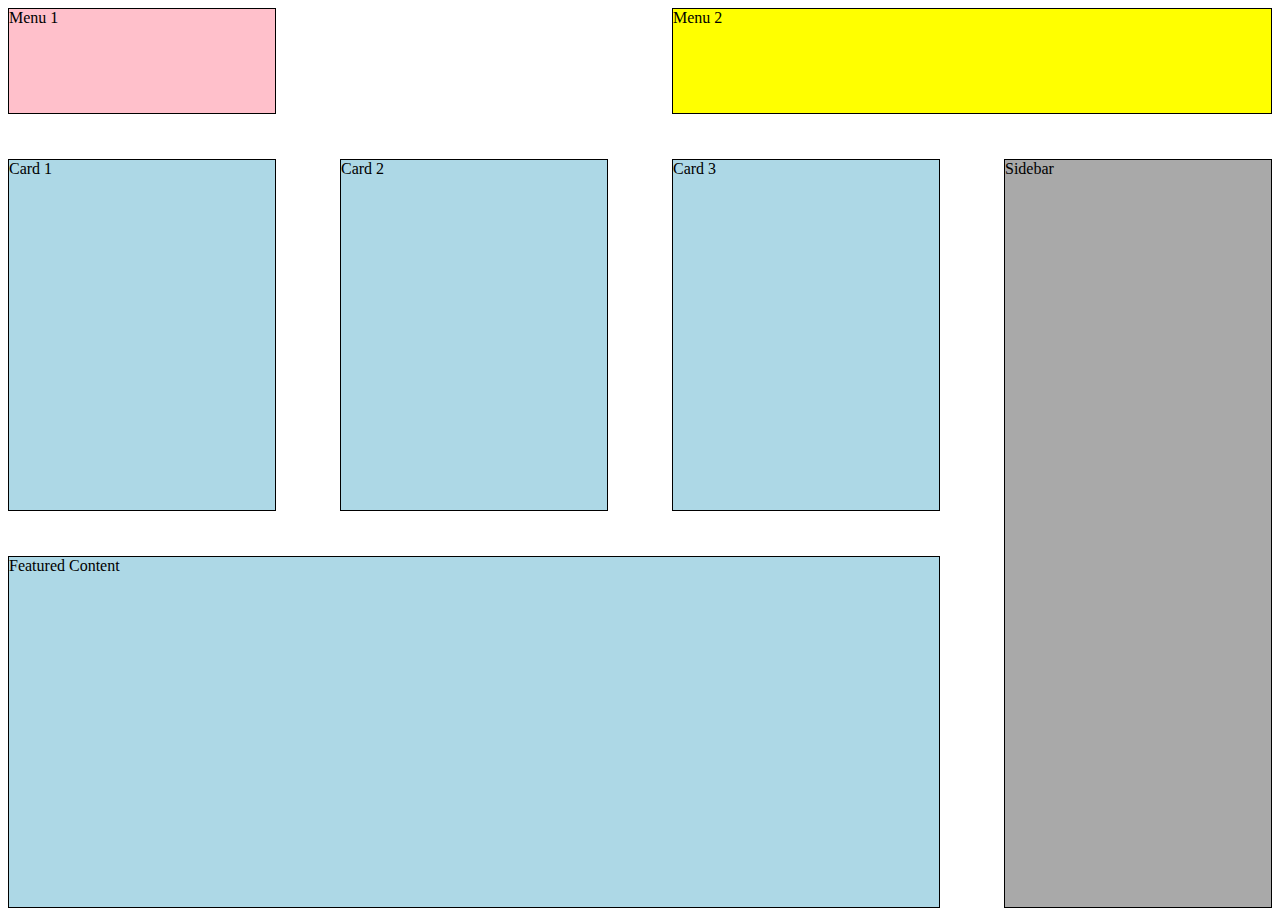
<file: tutorial03/index.html>
<!DOCTYPE html>
<html lang="en" >
<head>
  <meta charset="UTF-8">
  <title>Tutorial 03</title>
  <link rel="stylesheet" href="./style.css">
  <meta name="viewport" content="width=device-width, initial-scale=1.0">

</head>
<body>
<!-- partial:index.partial.html -->
<!-- https://css-tricks.com/snippets/css/complete-guide-grid/ -->
<div class="container">
   <!-- left menu -->
   <section class="menu1">
      <div>Menu 1</div>
   </section>
   
   <!-- right menu -->
   <section class="menu2">
      <div>Menu 2</div>
   </section>

   <!-- card 1 -->
   <article class="card1">
      <section>Card 1</section>
   </article>

   <!-- card 2 -->
   <article class="card2">
      <section>Card 2</section>
   </article>

   <!-- card 3 -->
   <article class="card3">
      <section>Card 3</section>
   </article>
   
   <!-- main content on bottom -->
   <main class="main">
      <section>Featured Content</section>
   </main>
   
   <!-- right navigation bar -->
   <aside class="aside">
      <section>Sidebar</section>
   </aside>
</div>
<!-- partial -->
  
</body>
</html>
</file>
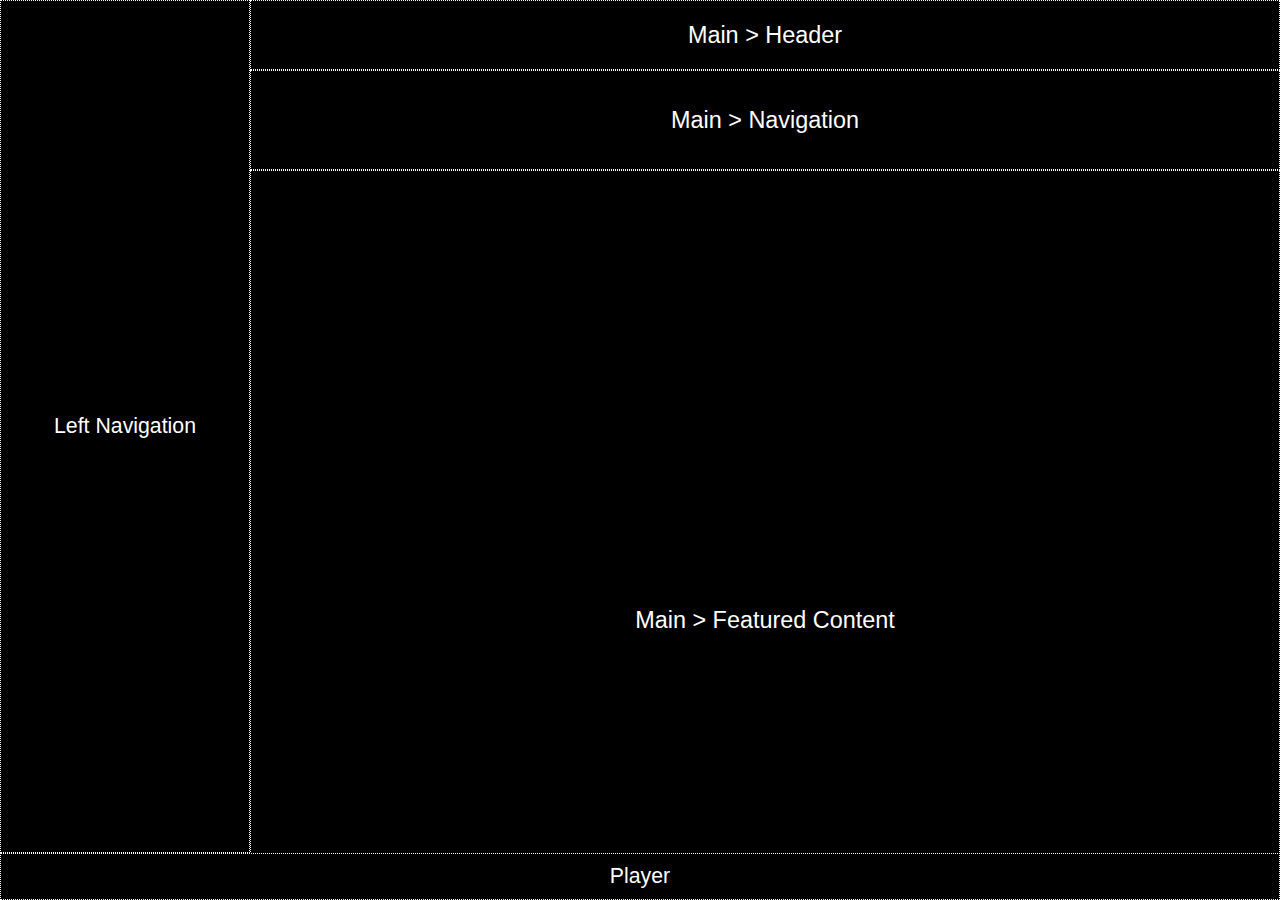
<file: hw02/01_cssgrid/index.html>
<html>
    <head>
        <title>Spotify Player</title>
        <link rel="stylesheet" href="layout.css">
        <meta name="viewport" content="width=device-width, initial-scale=1.0">
    </head>
    <body id="container">
        <aside id="sidebar">
            Left Navigation
        </aside>
        <main>
            <header>
                Main > Header
            </header>
            <nav>
                Main > Navigation
            </nav>
            <section id="featured-content">
                Main > Featured Content
            </section>
        </main>
        <footer>
            Player
        </footer>
    </body>
</html>
</file>
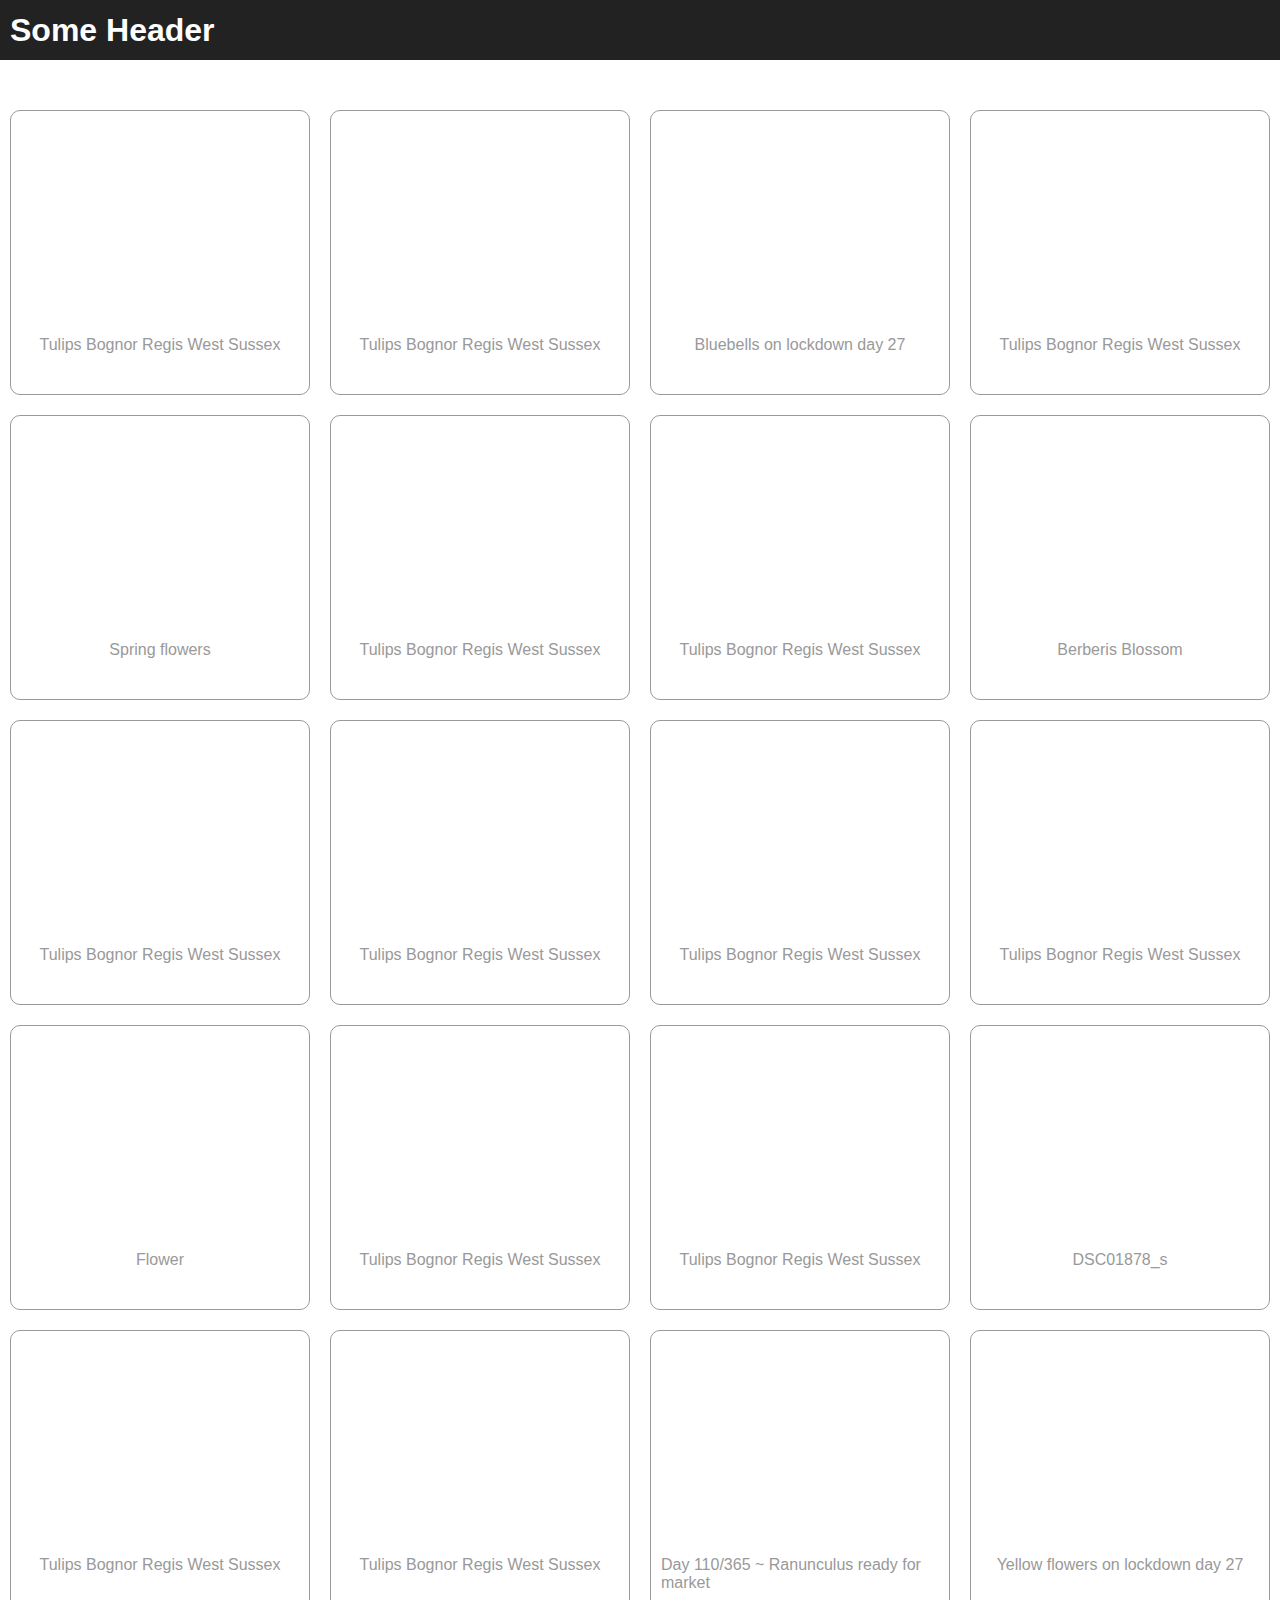
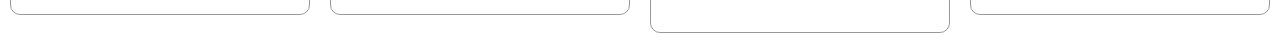
<file: hw02/02_flexbox/index.html>
<!DOCTYPE html>
<html lang="en" dir="ltr">
    <head>
        <meta charset="utf-8">
        <title>Image Gallery</title>
        <link rel="stylesheet" href="css/gallery.css">
        <meta name="viewport" content="width=device-width,initial-scale=1.0">
    </head>
    <body>
        <nav>
            <h1>Some Header</h1>
        </nav>

        <main class="content">
            <section class="cards">
                <section class="card">
                    <div>
                        <div class="image-div" style="background-image: url('https://live.staticflickr.com/65535/49793205651_aced6f4866_b.jpg');"></div>
                        <div class="caption">Tulips Bognor Regis West Sussex</div>
                    </div>
                </section>
                <section class="card">
                    <div>
                        <div class="image-div" style="background-image: url('https://live.staticflickr.com/65535/49792659933_cc861d50b7_b.jpg');"></div>
                        <div class="caption">Tulips Bognor Regis West Sussex</div>
                    </div>
                </section>
                <section class="card">
                    <div>
                        <div class="image-div" style="background-image: url('https://live.staticflickr.com/65535/49792658778_ab3b1df5d1_b.jpg');"></div>
                        <div class="caption">Bluebells on lockdown day 27</div>
                    </div>
                </section>
                <section class="card">
                    <div>
                        <div class="image-div" style="background-image: url('https://live.staticflickr.com/65535/49792664528_f16513baec_b.jpg');"></div>
                        <div class="caption">Tulips Bognor Regis West Sussex</div>
                    </div>
                </section>
                <section class="card">
                    <div>
                        <div class="image-div" style="background-image: url('https://live.staticflickr.com/65535/49792676878_a659a56919_b.jpg');"></div>
                        <div class="caption">Spring flowers</div>
                    </div>
                </section>
                <section class="card">
                    <div>
                        <div class="image-div" style="background-image: url('https://live.staticflickr.com/65535/49793511297_b7967599c7_b.jpg');"></div>
                        <div class="caption">Tulips Bognor Regis West Sussex</div>
                    </div>
                </section>
                <section class="card">
                    <div>
                        <div class="image-div" style="background-image: url('https://live.staticflickr.com/65535/49792660018_34abca7618_b.jpg');"></div>
                        <div class="caption">Tulips Bognor Regis West Sussex</div>
                    </div>
                </section>
                <section class="card">
                    <div>
                        <div class="image-div" style="background-image: url('https://live.staticflickr.com/65535/49792629178_64acac5148_b.jpg');"></div>
                        <div class="caption">Berberis Blossom</div>
                    </div>
                </section>
                <section class="card">
                    <div>
                        <div class="image-div" style="background-image: url('https://live.staticflickr.com/65535/49793207236_51aa1f4269_b.jpg');"></div>
                        <div class="caption">Tulips Bognor Regis West Sussex</div>
                    </div>
                </section>
                <section class="card">
                    <div>
                        <div class="image-div" style="background-image: url('https://live.staticflickr.com/65535/49793219056_f2c5bb8621_b.jpg');"></div>
                        <div class="caption">Tulips Bognor Regis West Sussex</div>
                    </div>
                </section>
                <section class="card">
                    <div>
                        <div class="image-div" style="background-image: url('https://live.staticflickr.com/65535/49792658033_c9a55ebf42_b.jpg');"></div>
                        <div class="caption">Tulips Bognor Regis West Sussex</div>
                    </div>
                </section>
                <section class="card">
                    <div>
                        <div class="image-div" style="background-image: url('https://live.staticflickr.com/65535/49792660448_cd43d556df_b.jpg');"></div>
                        <div class="caption">Tulips Bognor Regis West Sussex</div>
                    </div>
                </section>
                <section class="card">
                    <div>
                        <div class="image-div" style="background-image: url('https://live.staticflickr.com/65535/49793209166_5b8a0ae5c6_b.jpg');"></div>
                        <div class="caption">Flower</div>
                    </div>
                </section>
                <section class="card">
                    <div>
                        <div class="image-div" style="background-image: url('https://live.staticflickr.com/65535/49793208726_f0ac1e6b81_b.jpg');"></div>
                        <div class="caption">Tulips Bognor Regis West Sussex</div>
                    </div>
                </section>
                <section class="card">
                    <div>
                        <div class="image-div" style="background-image: url('https://live.staticflickr.com/65535/49793523157_2e88b562aa_b.jpg');"></div>
                        <div class="caption">Tulips Bognor Regis West Sussex</div>
                    </div>
                </section>
                <section class="card">
                    <div>
                        <div class="image-div" style="background-image: url('https://live.staticflickr.com/65535/49793225756_ea2a82f362_b.jpg');"></div>
                        <div class="caption">DSC01878_s</div>
                    </div>
                </section>
                <section class="card">
                    <div>
                        <div class="image-div" style="background-image: url('https://live.staticflickr.com/65535/49793522892_1c9f798a53_b.jpg');"></div>
                        <div class="caption">Tulips Bognor Regis West Sussex</div>
                    </div>
                </section>
                <section class="card">
                    <div>
                        <div class="image-div" style="background-image: url('https://live.staticflickr.com/65535/49793205546_de43e99833_b.jpg');"></div>
                        <div class="caption">Tulips Bognor Regis West Sussex</div>
                    </div>
                </section>
                <section class="card">
                    <div>
                        <div class="image-div" style="background-image: url('https://live.staticflickr.com/65535/49793520882_b27b68994e_b.jpg');"></div>
                        <div class="caption">Day 110/365 ~ Ranunculus ready for market</div>
                    </div>
                </section>
                <section class="card">
                    <div>
                        <div class="image-div" style="background-image: url('https://live.staticflickr.com/65535/49793205051_6fafef1828_b.jpg');"></div>
                        <div class="caption">Yellow flowers on lockdown day 27</div>
                    </div>
                </section>
            </section>
        </main>
    </body>
</html>
</file>
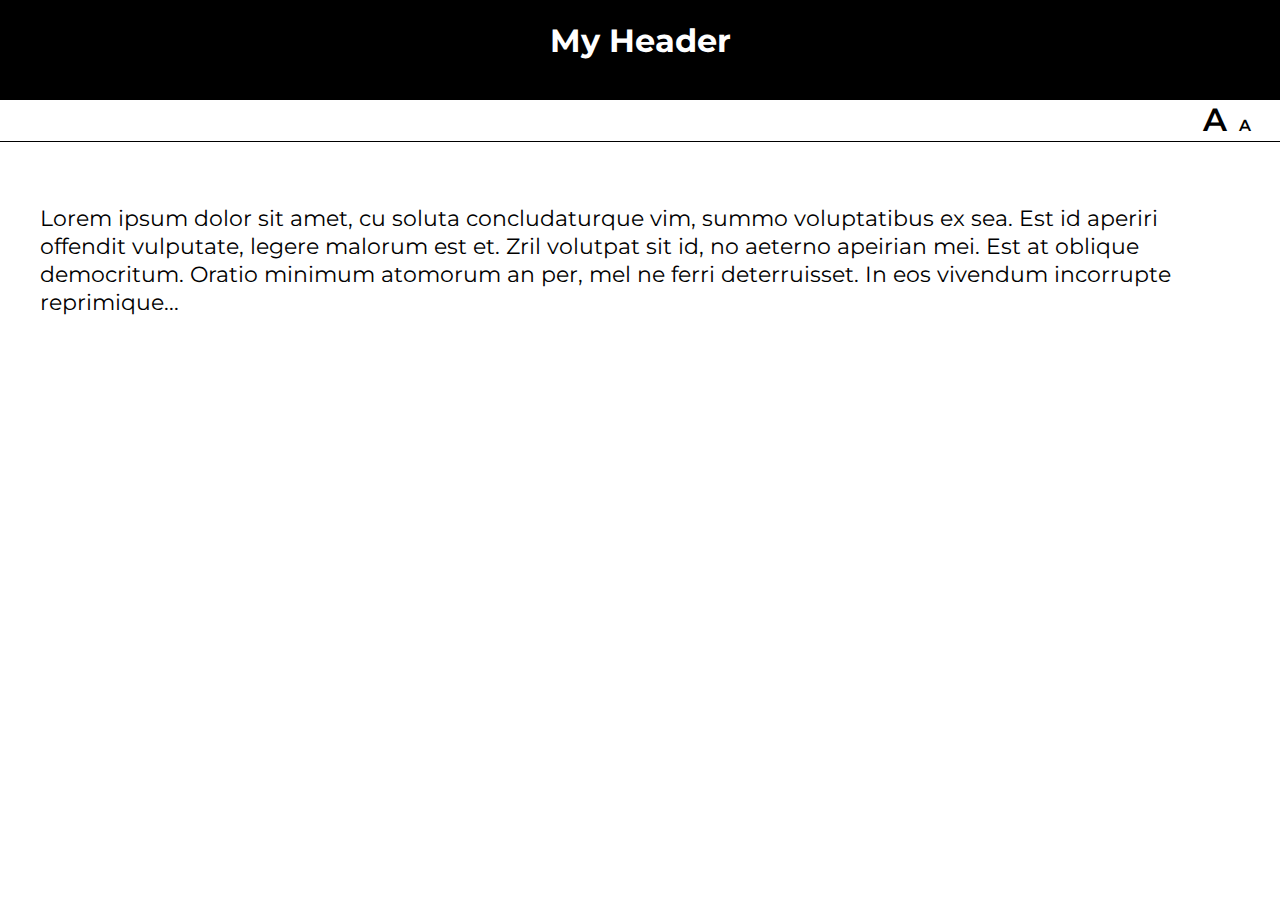
<file: tutorial04/font-switcher/index.html>
<!DOCTYPE html>
<html lang="en">
<head>
    <meta charset="UTF-8">
    <title>Lab 04: Font Switcher</title>
      <link rel="stylesheet" href="css/style.css">
</head>
<body>
    <div class="container">

        <header><h1>My Header</h1></header>

        <nav>
            <a class="a1" href="#">A</a>
            <a class="a2" href="#">A</a>
        </nav>

        <div class="content">
            <p>
                Lorem ipsum dolor sit amet, cu soluta concludaturque vim,
                summo voluptatibus ex sea. Est id aperiri offendit vulputate,
                legere malorum est et. Zril volutpat sit id, no aeterno apeirian
                mei. Est at oblique democritum. Oratio minimum atomorum an per,
                mel ne ferri deterruisset. In eos vivendum incorrupte reprimique...
            </p>
        </div>

    </div>
    <script  src="js/index.js"></script>
</body>
</html>
</file>
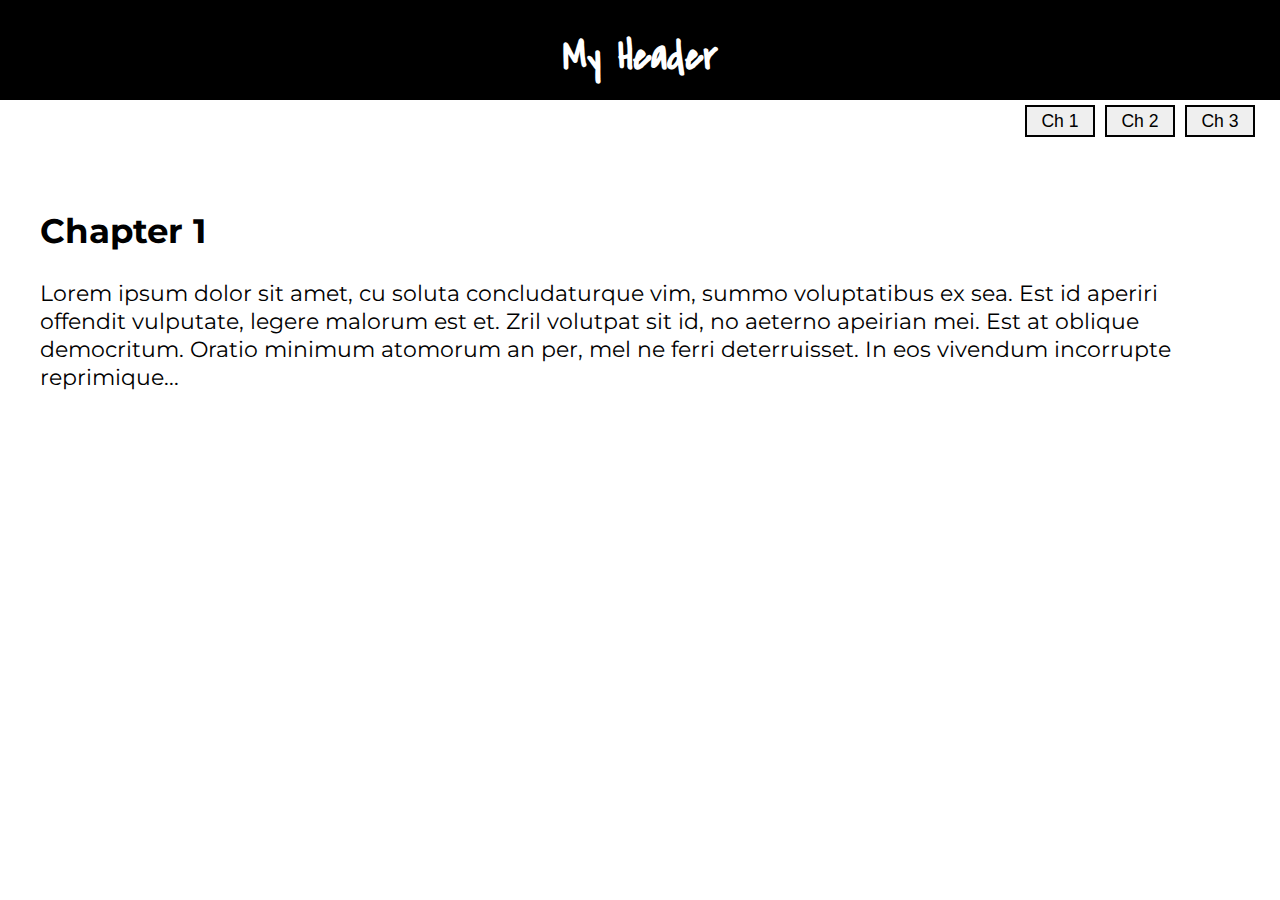
<file: tutorial04/page-turner/index.html>
<!DOCTYPE html>
<html lang="en">
<head>
    <meta charset="UTF-8">
    <title>Lab 04: Page Turner</title>
      <link rel="stylesheet" href="css/style.css">
</head>
<body>
    <div class="container">

        <header><h1>My Header</h1></header>

        <nav>
            <button id="ch1" href="#">Ch 1</button>
            <button id="ch2" href="#">Ch 2</button>
            <button id="ch3" href="#">Ch 3</button>
        </nav>

        <div class="content">
            <h2>Chapter 1</h2>
            <p>
                Lorem ipsum dolor sit amet, cu soluta concludaturque vim,
                summo voluptatibus ex sea. Est id aperiri offendit vulputate,
                legere malorum est et. Zril volutpat sit id, no aeterno apeirian
                mei. Est at oblique democritum. Oratio minimum atomorum an per,
                mel ne ferri deterruisset. In eos vivendum incorrupte reprimique...
            </p>
        </div>

    </div>
    <script  src="js/index.js"></script>
</body>
</html>
</file>
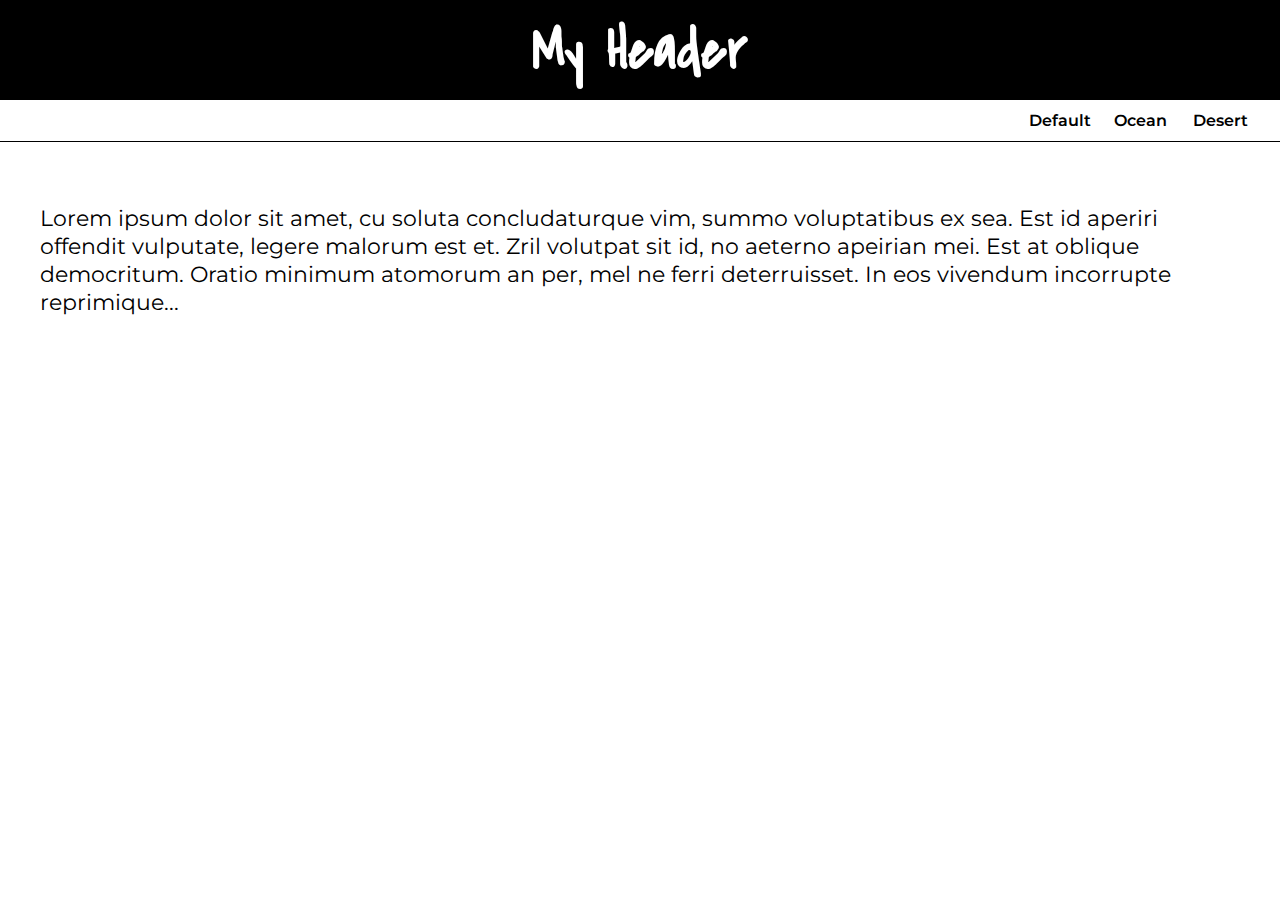
<file: tutorial04/theme-switcher/index.html>
<!DOCTYPE html>
<html lang="en" >

<head>
  <meta charset="UTF-8">
  <title>Lab 04: Theme Switcher</title>
  
  
  
      <link rel="stylesheet" href="css/style.css">

  
</head>

<body>

  <div class="container">
   <header><h1>My Header</h1></header>
   <nav>
      <a id="default" href="#">Default</a>
      <a id="ocean" href="#">Ocean</a>
      <a id="desert" href="#">Desert</a>
   </nav>
   <div class="content"><p>Lorem ipsum dolor sit amet, cu soluta concludaturque vim, summo voluptatibus ex sea. Est id aperiri offendit vulputate, legere malorum est et. Zril volutpat sit id, no aeterno apeirian mei. Est at oblique democritum. Oratio minimum atomorum an per,
      mel ne ferri deterruisset. In eos vivendum incorrupte reprimique...</p>
      </div>

</div>
  
  

    <script  src="js/index.js"></script>




</body>

</html>
</file>
<file: hw01/css/styles.css>
/* Global styles
------------------------------------*/
html {
    box-sizing: border-box;
    /* background: #EEE; */
}
*, *:before, *:after {
    box-sizing: inherit;
}
body{
    background-color: #ECF0F1;
}
h1, h2, h3{
    font-family: "Martel", serif;
}
#site-hed{

    width: 30%;
    margin: auto;
    border-radius: 15px;
   
    text-align: center;
}
img{
    margin-top: auto;
    max-width: 30%;
    float: left;
    display: inline-block;
}

h1{
 
    font-weight: 900;
}

h2{

    font-size: 30px;
}
h3{
    margin-bottom: 0px;
    font-size: 30px;
}
.sectionhead{
    text-align: center;
    color: #ECF0F1;
    font-size: 25px;
}
.site-subhed{
    width: 50%;
    text-align: center;
    margin: 0 25%;

}

.subheading{

    margin: 0;
    text-align: center;
}
.subheading a{
    color: #ECF0F1;
}
.project p{
    margin-top: 5%;
    margin-bottom: 5%;
}
p{
    font-family: 'Manrope', sans-serif;
}
.title{
    margin: 0;
    font-size: 20px ;
}
.year{
    margin-top: 0;
    color: gray;
}
#project-container{

    width: 100%;

   margin: auto
}
#featured-projects{
    background-color: #3498DB;
    padding: 1%;
    border-radius: 15px;
    margin-bottom: 1%;
}
.project{
    box-shadow: 5px 5px;
    text-align: center;
    background-color: #FFFFFF;
    margin-top: 2%;
    margin-right: auto;
    padding: 1% 1% 4% 1%;
    border-radius: 20px;
    display: inline-block;
    height: 400px;
}
.project h3{
    font-size: 30px;
}
.project .button{
    box-shadow: 3px 3px;
    border-radius: 10px;
    font-family: 'Manrope', sans-serif;
    color: whitesmoke;
    position: relative;
    top: 20px;
    padding: 20px;
    margin: 10px 10px 0 0;
    background-color: #2980B9;
}
#work-experience{
    padding: 1%;
    background-color: #3498DB;
    border-radius: 15px;
    margin: 0 0 1% 0;
}
.resumeblock{
    box-shadow: 5px 5px;
    margin-top: 1%;
    border-radius: 20px;
    padding: 1%;
   background-color: #FFFFFF;
}
#edu-certs{
    padding: 1%;
    background-color: #3498DB;
    border-radius: 15px;
}
.edublock{
    box-shadow: 5px 5px;
    margin-top: 1%;
    border-radius: 20px;
    padding: 1%;
   background-color: #FFFFFF;
}
footer{
    text-align: center;
    padding-bottom: 3%;
}
li{
    font-family: 'Manrope', sans-serif;
}
footer ul{
    display: flex;
    justify-content: space-evenly;
}
footer li{
    width: 15%;
    background-color: #2980B9;
    padding: 1%;
    border-radius: 5px;
    margin: 0 auto;
    display: inline-block;
    
}
li a{
    text-decoration: none;
    font-family: 'Manrope', sans-serif;
    color: #ECF0F1;
}
</file>
<file: hw03/css/gallery.css>
body {
    height:100%;
    margin:0;
    padding:0;
}
body * {
    box-sizing: border-box;
}

.cards {
    display: flex;
    flex-wrap: wrap;
    height: 100vh;
    margin: 0;
    padding: 0;
    padding-left: 20px;
    padding-bottom: 20px;
}
.card {
    width: calc(25% - 20px);
    height: calc(25% - 20px);
    min-height: 120px;
    background-size: cover;
    background-position: center;
    cursor: pointer;
    margin-right: 20px;
    margin-top: 20px;
}
.userInput{
  background-color: lightgray;
  opacity: 0.7;
}
.userInputIcon{
  text-align: center;
  color: green;
  width: 50px;
  height: 50px;
  margin: auto;
  margin-top: 15%;
  border-radius: 50%;
  box-shadow: 2px 2px black;
  padding: 10px;
  background-color: white;
  transition: all .5s;
}
.card:hover{
    opacity: 0.7;
}
.userInput:hover .userInputIcon{
  opacity: 0.7;
  transform: scale(1.1);
}
/* Media Queries */
@media (max-width: 900px) {
    main .card {
        width: calc(50% - 20px);
        height: calc(50vh - 20px);
    }
}

@media (max-width: 550px) {
    main .card {
        width: calc(100% - 20px);
        height: 70vh;
    }
}
</file>
<file: hw03/css/carousel.css>
.featured_image {
    width: 100vw;
    height: 100vh;
    background-size: cover;
    background-position: center;
    cursor: pointer;
    overflow: hidden;
}


.next, .prev, .close {
    position: absolute;
    font-size: 2.5em;
    color: white;
    border-width: 0px;
    padding-bottom: 5px;
}
.close {
    background: none;
    top: 0vh;
    line-height: 1em;
    right: 0vh;
}
.next, .prev {
    background: rgba(255,255,255,0.2);
    border-radius: 60px;
    width: 60px;
    height: 60px;
}
.next:hover, .prev:hover, .close:hover {
    background: rgba(255,255,255,0.4);
}
.prev {
    top: 45vh;
    left: 2vw;
}
.next {
    top: 45vh;
    right: 2vw;
}
.preview {
    width: 100vw;
    height: 100vh;
    display: none;
    align-items: center;
    justify-content: center;
}
.preview.active {
  z-index: 999;
    position: fixed;
    overflow: hidden;
    top: 0px;
    left: 0px;
    display: flex;
    background: rgba(255, 255, 255, 1);
}
</file>
<file: project-scrollytelling/styles.css>
/* .scrollPage{
  width: 100vw;
  height: 100vh;
  position: fixed;
  top: 0;
  left: 0;
  right: 0;
  bottom: 0;
  background-size: cover;
  z-index: 0;
} */
:root{
  --number-of-graphs: 12;
}
main{
  position: sticky;
  top: 0;
  bottom: 0;
  left: 0;
  right: 0;
  width: 100vw;
}
.scroll-graph{
  width: 25%;
  background-color: white;
  opacity: .5;
  margin: 0 2em 50% 2em;
  font-size: 1.5em;
  z-index: 1;
  position: relative;
  top: 2em;
  padding: 1em;
}
.last-graph{
  margin-bottom: 0;
  bottom: 2em;
}
.transition{
  /* color: white; */
  color: red;

}
.window{
  background-image: url('img/vince1.jpg');
  background-attachment: fixed;
  height: calc(175vh * var(--number-of-graphs));
  top: 0;
  bottom: 0;
  left: 0;
  right: 0;
  position: absolute;
  background-size: cover;
  -webkit-transition: background-image 0.2s ease-in-out;
  transition: background-image 0.2s ease-in-out;
}
</file>
<file: tutorial03/style.css>
.container {
   display: grid;
   /* 4 columns and 3 rows */
   grid-template-columns: 1fr 1fr 1fr 1fr;
   grid-template-rows: .3fr 1fr 1fr;
   grid-template-areas: "logo . nav nav" 
                        "c d e feed"
                        "content content content feed";
   column-gap: 5vw;
   row-gap: 5vh;

   min-height: 100vh;
}
.menu1, .menu2, .card1, .card2, .card3, .main, .aside{
   border: 1px solid black;
}
.menu1{
   background-color: pink;
   grid-area: logo;
}
.menu2{
   background-color: yellow;
   grid-area: nav;
}
.card1{
   background-color: lightblue;
   grid-area: c;
}
.card2{
   background-color: lightblue;
   grid-area: d;
}
.card3{
   background-color: lightblue;
   grid-area: e;
}
.main{
   background-color: lightblue;
   grid-area: content;
}
.aside{
   background-color: darkgray;
   grid-area: feed;
}
@media (max-width: 1024px) and (min-width: 601px) {
   .container{
   display: grid;
   /* 2 columns and 5 rows */
   grid-template-columns: 1fr 1fr;
   grid-template-rows: 1fr 1fr 8fr 6fr 4fr;
   grid-template-areas: "logo nav" 
                        "feed feed"
                        "c d"
                        "e e"
                        "content content";
   column-gap: 2vw;
   row-gap: 2vh;
}
.menu1{
   width: 50%;
}
}
@media (max-width: 600px) {
   .container{
   display: grid;
   /* 2 columns and 5 rows */
   grid-template-columns: 1fr 1fr;
   grid-template-rows: 2.5fr 4fr 8fr 6fr 6fr 6fr;
   grid-template-areas: "logo ." 
                        "nav nav"
                        "c c"
                        "d d"
                        "e e"
                        "content content";
}
.aside{
   display: none;
}
.menu1{
   width: 50%;
}
}
</file>
<file: hw02/01_cssgrid/layout.css>
* {
    box-sizing: border-box;
    /* color: white; */
    font-family: Arial;
    font-size: 1.1em;
}

body {
    display: grid;
    overflow: hidden;
    margin: 0px;

    grid-template-columns: 250px auto;
    grid-template-rows: calc(100vh-100px;) 100px;
    grid-template-areas:
    "left primary"
    "bottom bottom";
background-color: black;
color: white;
    height: 100vh;
}
aside{
  grid-area: left;
  /* border: 1px solid black */
  /* background-color: lightblue; */
}
main{
  grid-area: primary;
  /* border: 1px solid black */
  /* background-color: pink; */
  overflow-y: scroll;
  z-index: 1000;
}
footer{
  grid-area: bottom;
  /* background-color: gray; */
  /* border: 1px solid black */
}
header{
  height: 70px;
  background-color: black;
  position: fixed;
  width: calc(100vw - 250px);
  /* border: 1px solid black */
}
aside, footer, header, nav, #featured-content{
  display: flex;
  align-items: center;
  justify-content: center;
  padding: 10px;
  border: 1px dotted white;
}
nav{
  margin-top: 70px;
  height: 100px;
  /* background-color: lightpink; */
/* border: 1px solid black */
  }
#featured-content{
  min-height: 100vh;
  /* border: 1px solid black */
  /* background-color: teal; */
}

@media screen and (max-width: 800px) {
  body {
      display: grid;
      overflow: hidden;
      margin: 0px;

      grid-template-columns: auto;
      grid-template-rows: calc(100vh-100px;) 100px;
      grid-template-areas:
      "primary"
      "bottom";
  background-color: black;
  color: white;
      height: 100vh;
  }
  aside{
    display: none;
    /* border: 1px solid black */
    /* background-color: lightblue; */
  }
  header{
    height: 70px;
    background-color: black;
    position: fixed;
    width: 100vw;
    /* border: 1px solid black */
  }
}
</file>
<file: hw02/02_flexbox/css/gallery.css>
body {
    height:100%;
    margin:0;
    padding:0;
    font-family: Arial;
}
body * {
    box-sizing: border-box;
}
main {
    display: grid;
    grid-template-columns: 1fr;
    grid-template-rows: 60px calc(100vh - 60px);
    grid-template-areas:
       "menu"
       "gallery";
    height: 100vh;
}
nav {
    grid-area: menu;
}
.content {
    grid-area: gallery;
}

/**************/
/* NAVIGATION */
/**************/
nav {
    grid-area: menu;
    background: #222;
    position: fixed;
    width: 100%;
    height: 60px;
    line-height: 60px;
    color: white;
    z-index: 101;
    padding: 10px;
}
nav h1 {
    color: white;
    margin: 0px;
    line-height: 40px;
}


.cards {
    padding-top: 100px;
    display: flex;
    flex-wrap: wrap;
}
.card{
  width: 25%;
  padding: 10px;
}
.card:hover > div{
  border: 1px solid black;
}
.card:hover .image-div{
  opacity: 0.8;
}
.card > div{
  border: solid 1px #999;
  padding: 10px;
  border-radius: 10px;
}
.image-div{
  background-size: cover;
  width: 100%;
  height: 200px;
}
.caption{
  margin-top: 15px;
  margin-bottom: 30px;
  color: #999;
  display: flex;
  justify-content: center;
}
@media screen and (max-width: 1200px) {
  .card{
    width: 33%;
    padding: 10px;
  }
}

@media screen and (max-width: 900px) {
  .card{
    width: 50%;
    padding: 10px;
  }
  .image-div{
    height: 350px;
  }
}
@media screen and (max-width: 700px) {
  .card{
    width: 100%;
    padding: 10px;
  }
  .image-div{
    height: 450px;
  }
}
</file>
<file: tutorial04/font-switcher/css/style.css>
@import url(https://fonts.googleapis.com/css?family=Montserrat:400,700);

document, body {
   margin: 0px;
   font-family: 'Montserrat';
   height: 100vh;
}

.container, header, nav, .content {
   box-sizing: border-box;
}

.container {
   min-height: 100vh;
   display: grid;
   grid-template-columns: 1fr;
   grid-template-rows: 100px 42px auto;
   grid-template-areas:
      "top"
      "menu"
      "bottom";
}

header, nav, .content {
   display: flex;
/*    align-items: center; */
   justify-content: center;
   height: 100%;
}

header {
   grid-area: top;
   background: black;
   color: white;
}
nav {
   grid-area: menu;
   border-bottom: solid 1px #000;
   justify-content: flex-end;
   padding-right: 20px;
}
nav a {
   width: 30px;
   text-align: center;
   text-decoration: none;
   color: black;
   font-weight: 600;
   align-self: baseline;
   
}
nav .a1 {
   font-size: 2em;
}
nav .a2 {
   font-size: 1em;
}

.content {
   grid-area: bottom;
   background: white;
   padding: 40px;
   font-size: 1.4em;
}

.ocean header {
   background: #434a6c;
   color: white;
   font-family: 'Montserrat';
}
.ocean .content {
   background: #99cccc;
   line-height: 1.6em;
}

.desert header {
   background: #A8651E;
   color: white;
}
.desert .content {
   background: #EFDEC2;
}
</file>
<file: tutorial04/page-turner/css/style.css>
@import url(https://fonts.googleapis.com/css?family=Montserrat:400,700|Amatic+SC|Dokdo|Covered+By+Your+Grace);

document, body {
   margin: 0px;
   font-family: 'Montserrat';
   height: 100vh;
}

.container, header, nav, .content {
   box-sizing: border-box;
}

.container {
   min-height: 100vh;
   display: grid;
   grid-template-columns: 1fr;
   grid-template-rows: 100px 42px auto;
   grid-template-areas:
      "top"
      "menu"
      "bottom";
}

header, nav {
   display: flex;
   justify-content: center;
   height: 100%;
   flex-wrap: wrap;
}
header, .nav. .content {
   transition-duration: 1.4s;
}
header {
   font-family: 'Covered By Your Grace', cursive;
   font-size: 1.3em;
   transition-duration: 1.4s;
   grid-area: top;
   background: black;
   color: white;
   align-items: center;
}
nav {
   grid-area: menu;
/*    border-bottom: solid 1px #000; */
/*    align-items: center; */
   justify-content: flex-end;
   padding-right: 20px;
}

nav button {
   width: 70px;
   border: solid 2px #000;
   margin: 5px;
   text-align: center;
   text-decoration: none;
   color: black;
   font-size: 1.1em;
/*    font-weight: 600; */
/*    align-self: baseline; */
   
}
nav .a1 {
   font-size: 2em;
}
nav .a2 {
   font-size: 1em;
}

.content {
   transition-duration: 1.4s;
   grid-area: bottom;
   background: white;
   padding: 40px;
   font-size: 1.4em;
}

/* Themes */
.ocean header {
   background: #434a6c;
   font-family: 'Amatic SC', cursive;
   font-size: 1.8em;
}
.ocean .content {
   background: #99cccc;
}

.desert header {
   background: #A8651E;
   font-family: 'Dokdo', cursive;
}
.desert .content {
   background: #EFDEC2;
}
</file>
<file: tutorial04/theme-switcher/css/style.css>
@import url(https://fonts.googleapis.com/css?family=Montserrat:400,700|Amatic+SC|Dokdo|Covered+By+Your+Grace);

document, body {
   margin: 0px;
   font-family: 'Montserrat';
   height: 100vh;
}

.container, header, nav, .content {
   box-sizing: border-box;
}

.container {
   min-height: 100vh;
   display: grid;
   grid-template-columns: 1fr;
   grid-template-rows: 100px 42px auto;
   grid-template-areas:
      "top"
      "menu"
      "bottom";
}

header, nav {
   display: flex;
   justify-content: center;
   height: 100%;
}
header, .nav. .content {
   transition-duration: 1.4s;
}
header {
   font-family: 'Covered By Your Grace', cursive;
   font-size: 1.8em;
   transition-duration: 1.4s;
   grid-area: top;
   background: black;
   color: white;
   align-items: center;
}
nav {
   grid-area: menu;
   border-bottom: solid 1px #000;
   align-items: center;
   justify-content: flex-end;
   padding-right: 20px;
}

nav a {
   width: 80px;
   text-align: center;
   text-decoration: none;
   color: black;
   font-weight: 600;
/*    align-self: baseline; */
   
}
nav .a1 {
   font-size: 2em;
}
nav .a2 {
   font-size: 1em;
}

.content {
   transition-duration: 1.4s;
   grid-area: bottom;
   background: white;
   padding: 40px;
   font-size: 1.4em;
}

/* Themes */
.ocean header {
   background: #434a6c;
   font-family: 'Amatic SC', cursive;
   font-size: 1.8em;
}
.ocean .content {
   background: #99cccc;
}

.desert header {
   background: #A8651E;
   font-family: 'Dokdo', cursive;
}
.desert .content {
   background: #EFDEC2;
}
</file>
